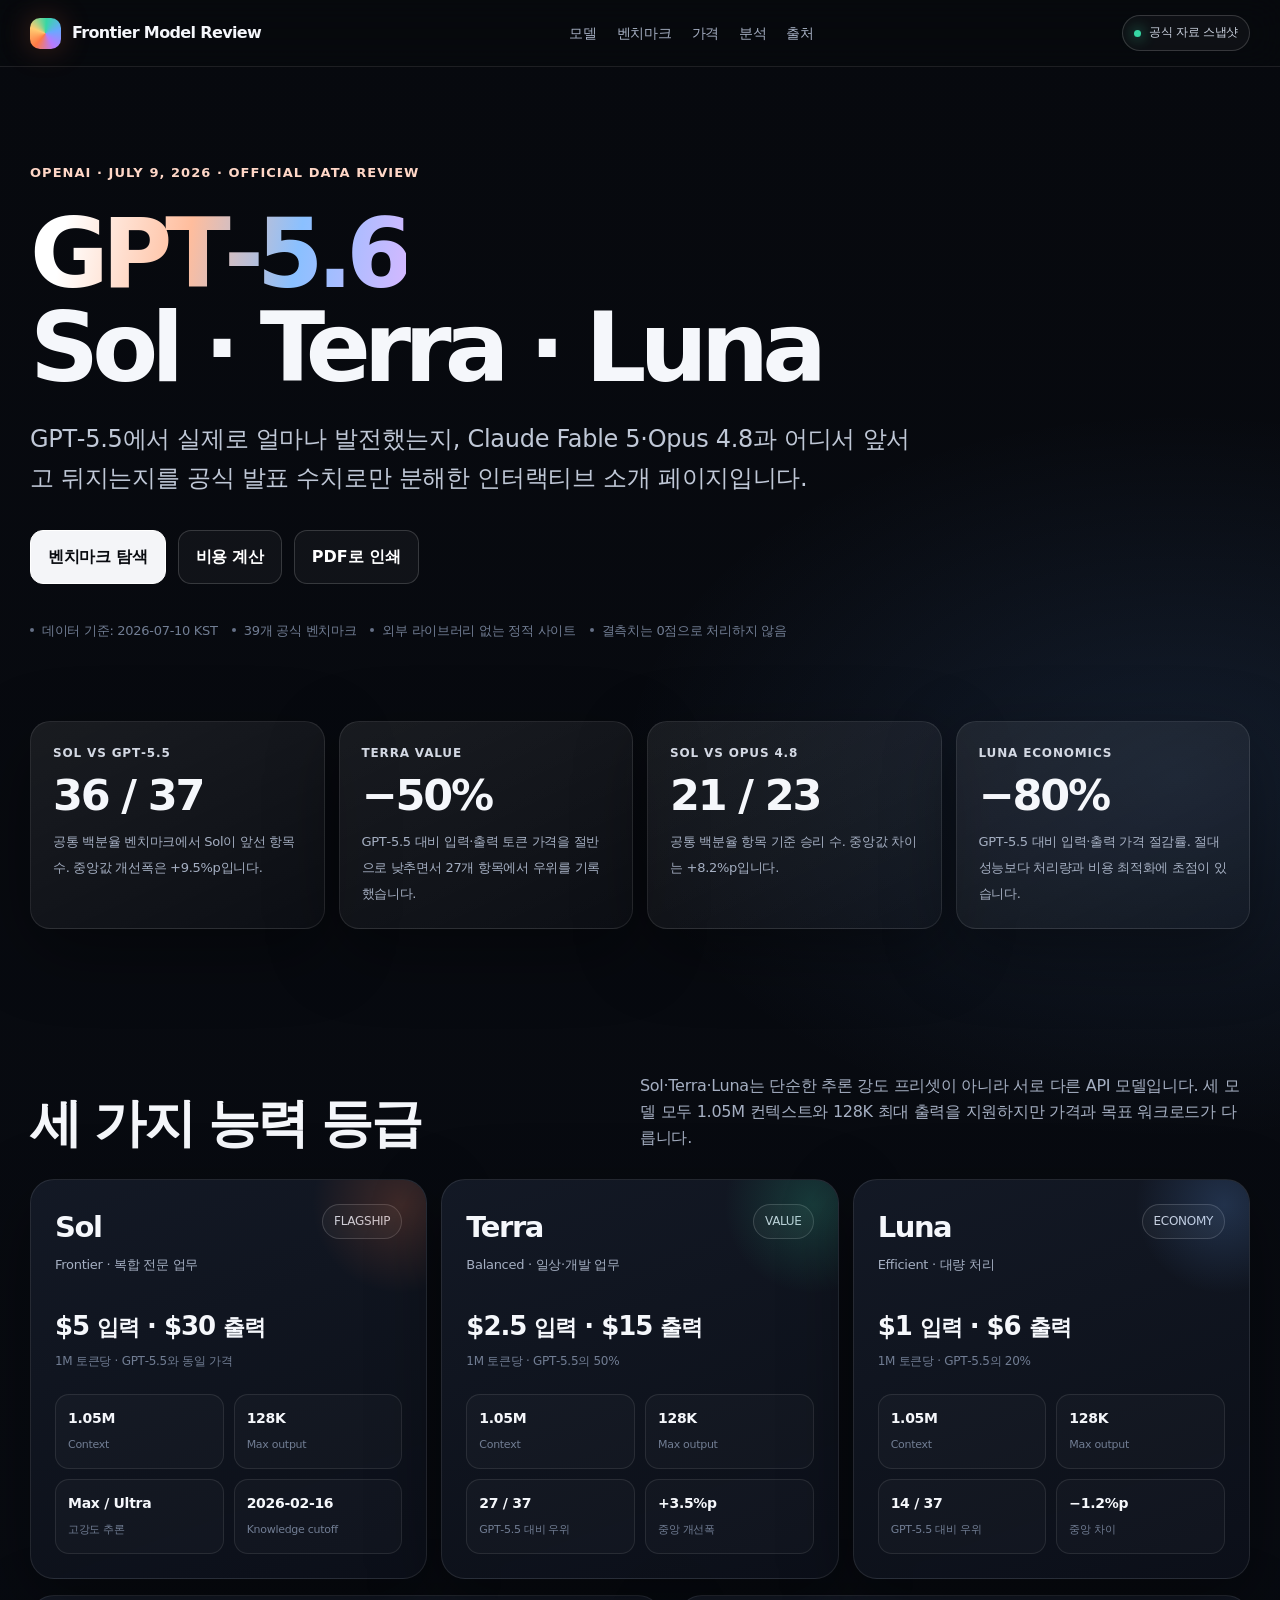
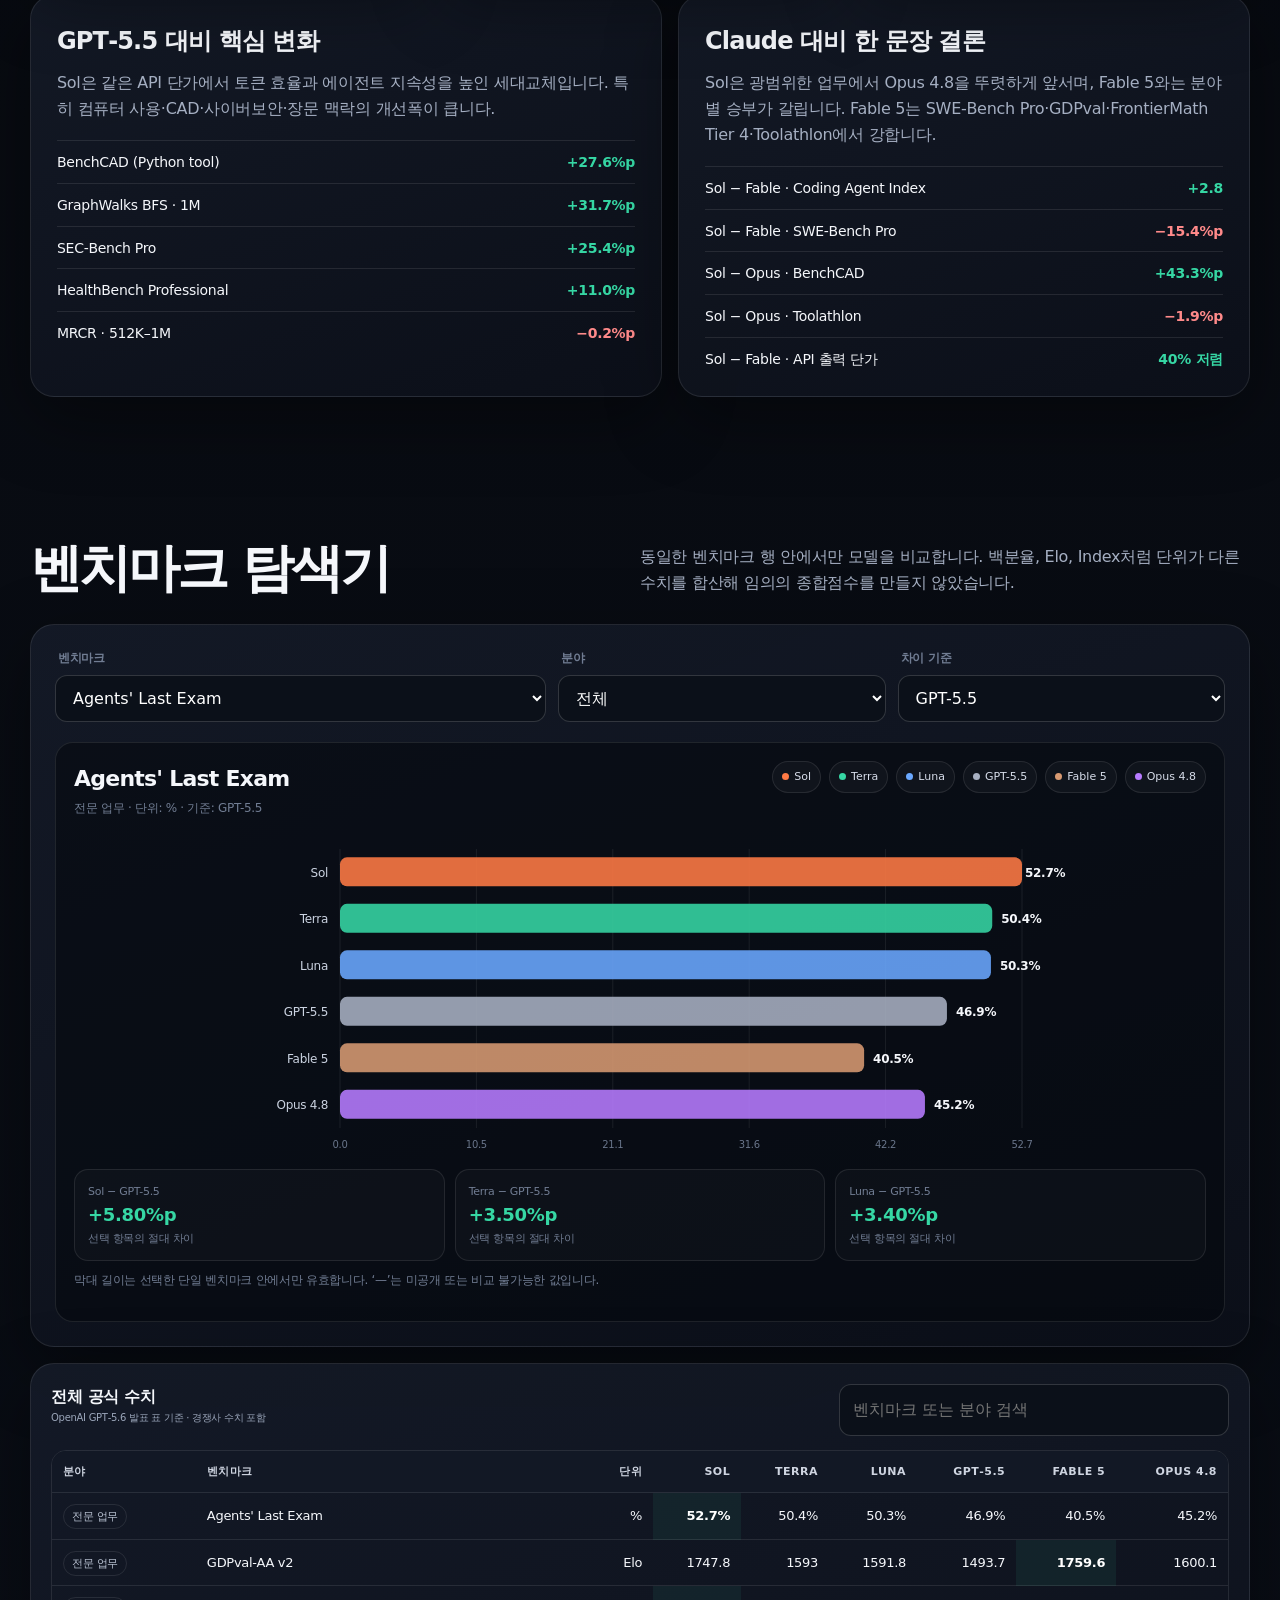
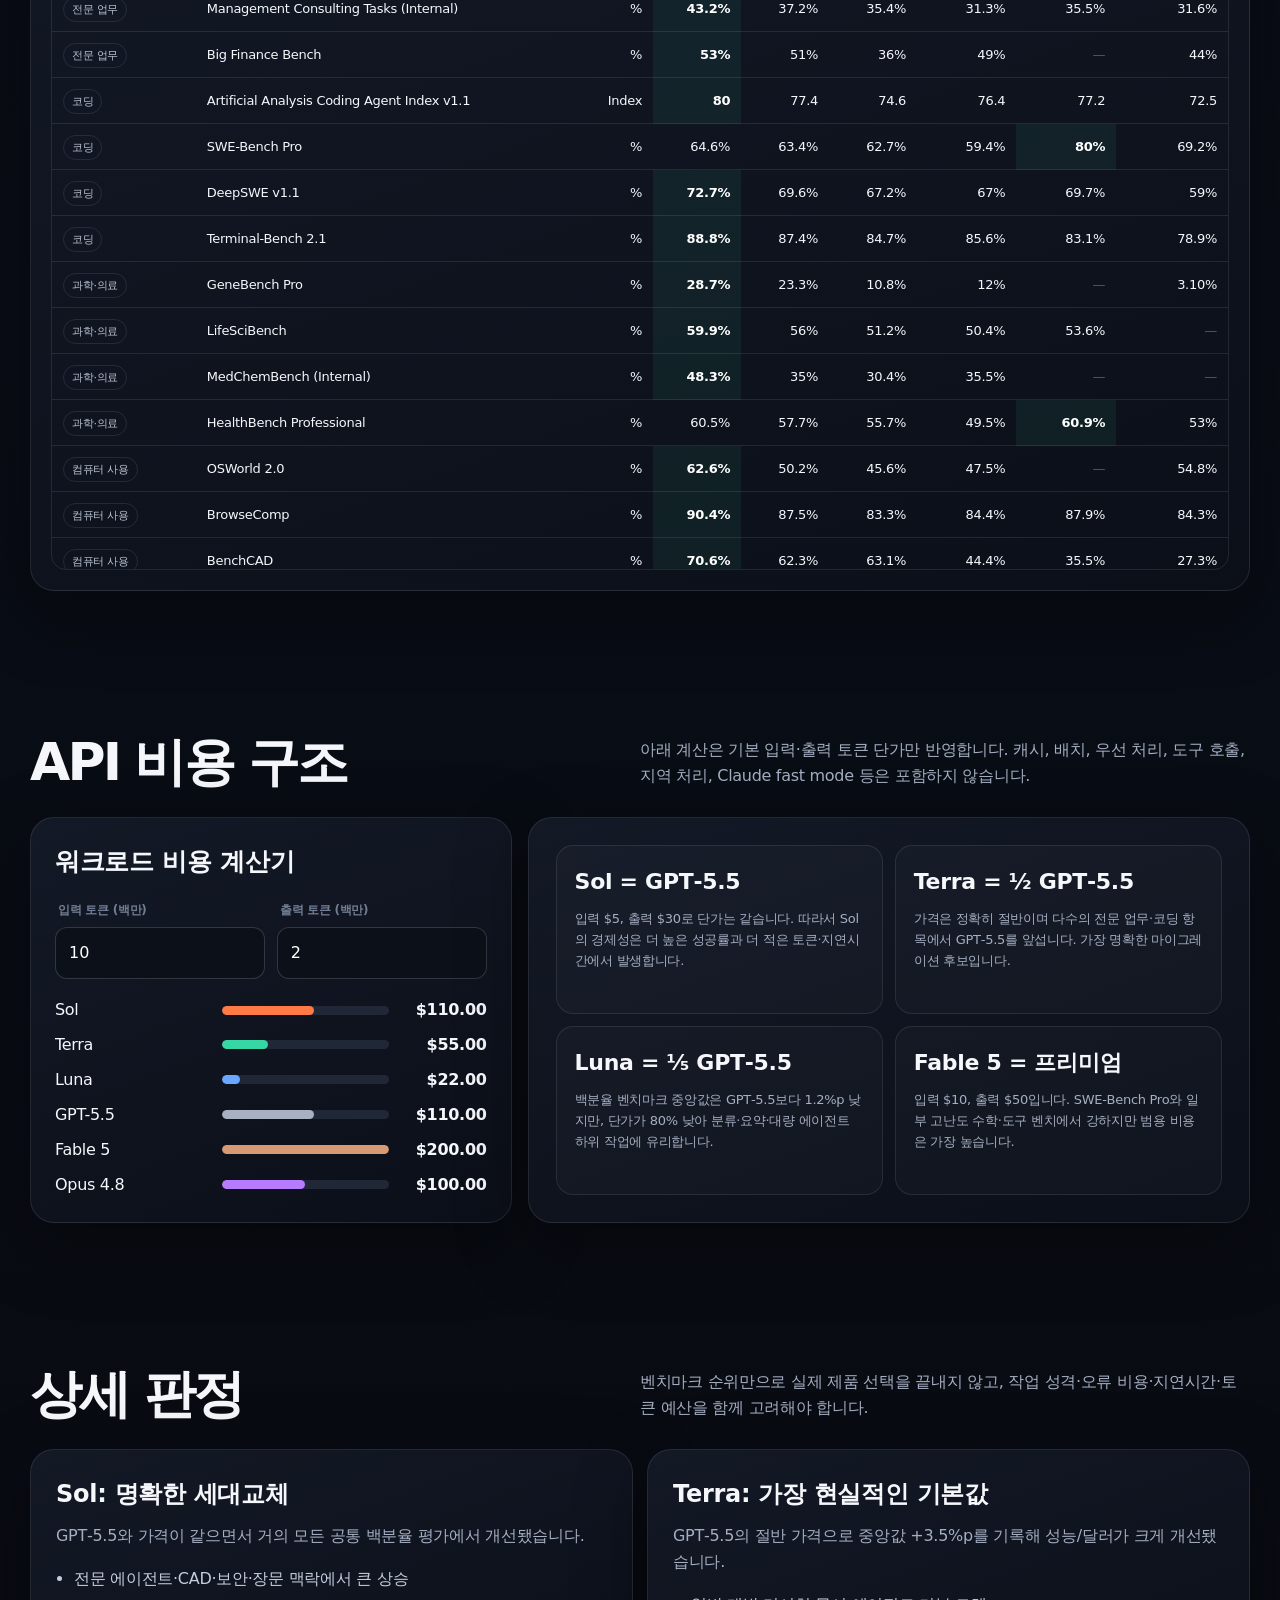
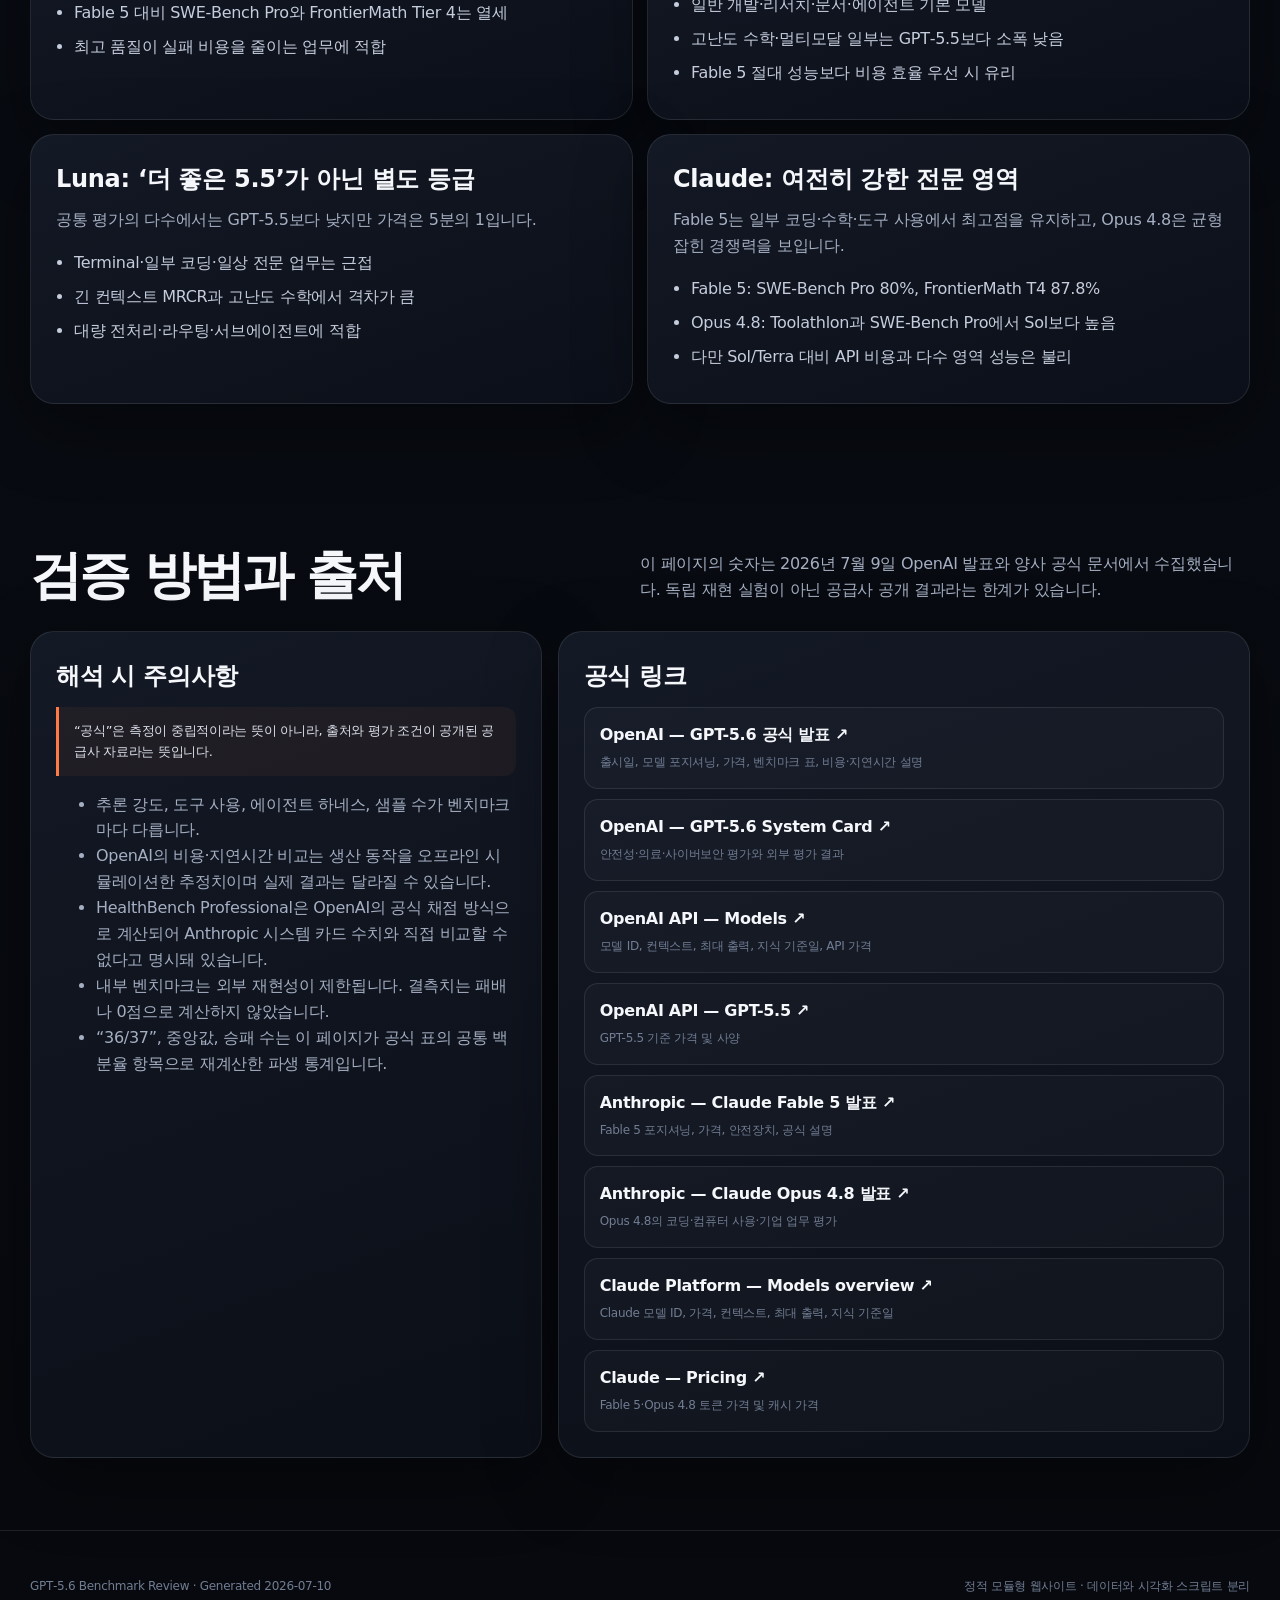
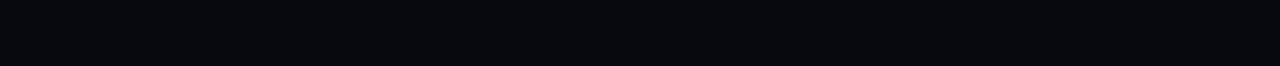
<file: index.html>
<!doctype html>
<html lang="ko">
<head>
<meta charset="utf-8">
<meta name="viewport" content="width=device-width, initial-scale=1">
<meta name="color-scheme" content="dark">
<meta name="description" content="GPT-5.6 Sol, Terra, Luna를 GPT-5.5, Claude Fable 5, Claude Opus 4.8과 공식 벤치마크로 비교한 인터랙티브 분석 페이지">
<title>GPT‑5.6 공식 벤치마크 분석 — Sol · Terra · Luna</title>
<link rel="stylesheet" href="./css/base.css">
<link rel="stylesheet" href="./css/layout.css">
<link rel="stylesheet" href="./css/components.css">
<link rel="stylesheet" href="./css/responsive.css">
<link rel="stylesheet" href="./css/print.css" media="print">
<script type="module" src="./js/app.js"></script>
</head>
<body>
<header class="topbar">
  <div class="wrap nav">
    <a class="brand" href="#top"><span class="brand-mark"></span><span>Frontier Model Review</span></a>
    <nav class="navlinks">
      <a href="#models">모델</a><a href="#benchmarks">벤치마크</a><a href="#pricing">가격</a><a href="#verdict">분석</a><a href="#sources">출처</a>
    </nav>
    <span class="badge"><span class="dot"></span>공식 자료 스냅샷</span>
  </div>
</header>

<main id="top">
<section class="hero">
  <div class="wrap">
    <div class="kicker">OPENAI · JULY 9, 2026 · OFFICIAL DATA REVIEW</div>
    <h1><span class="gradient">GPT‑5.6</span><br>Sol · Terra · Luna</h1>
    <p class="lead">GPT‑5.5에서 실제로 얼마나 발전했는지, Claude Fable 5·Opus 4.8과 어디서 앞서고 뒤지는지를 공식 발표 수치로만 분해한 인터랙티브 소개 페이지입니다.</p>
    <div class="hero-actions">
      <a class="btn primary" href="#benchmarks">벤치마크 탐색</a>
      <a class="btn" href="#pricing">비용 계산</a>
      <button class="btn" id="printButton">PDF로 인쇄</button>
    </div>
    <div class="meta-line">
      <span>데이터 기준: 2026-07-10 KST</span>
      <span>39개 공식 벤치마크</span>
      <span>외부 라이브러리 없는 정적 사이트</span>
      <span>결측치는 0점으로 처리하지 않음</span>
    </div>
  </div>
</section>

<div class="stats-section">
  <div class="wrap">
    <div class="grid-stats">
      <article class="stat"><div class="eyebrow">SOL VS GPT‑5.5</div><strong>36 / 37</strong><small>공통 백분율 벤치마크에서 Sol이 앞선 항목 수. 중앙값 개선폭은 +9.5%p입니다.</small></article>
      <article class="stat"><div class="eyebrow">TERRA VALUE</div><strong>−50%</strong><small>GPT‑5.5 대비 입력·출력 토큰 가격을 절반으로 낮추면서 27개 항목에서 우위를 기록했습니다.</small></article>
      <article class="stat"><div class="eyebrow">SOL VS OPUS 4.8</div><strong>21 / 23</strong><small>공통 백분율 항목 기준 승리 수. 중앙값 차이는 +8.2%p입니다.</small></article>
      <article class="stat"><div class="eyebrow">LUNA ECONOMICS</div><strong>−80%</strong><small>GPT‑5.5 대비 입력·출력 가격 절감률. 절대 성능보다 처리량과 비용 최적화에 초점이 있습니다.</small></article>
    </div>
  </div>
</div>

<section id="models">
  <div class="wrap">
    <div class="section-head">
      <h2>세 가지 능력 등급</h2>
      <p>Sol·Terra·Luna는 단순한 추론 강도 프리셋이 아니라 서로 다른 API 모델입니다. 세 모델 모두 1.05M 컨텍스트와 128K 최대 출력을 지원하지만 가격과 목표 워크로드가 다릅니다.</p>
    </div>
    <div class="model-grid">
      <article class="panel model-card" data-model-card="Sol">
        <div class="model-top"><div><div class="model-name">Sol</div><div class="model-tier">Frontier · 복합 전문 업무</div></div><span class="badge">FLAGSHIP</span></div>
        <div class="price">$5 <small>입력</small> · $30 <small>출력</small></div><div class="price-sub">1M 토큰당 · GPT‑5.5와 동일 가격</div>
        <div class="specs"><div class="spec"><b>1.05M</b><span>Context</span></div><div class="spec"><b>128K</b><span>Max output</span></div><div class="spec"><b>Max / Ultra</b><span>고강도 추론</span></div><div class="spec"><b>2026-02-16</b><span>Knowledge cutoff</span></div></div>
      </article>
      <article class="panel model-card" data-model-card="Terra">
        <div class="model-top"><div><div class="model-name">Terra</div><div class="model-tier">Balanced · 일상·개발 업무</div></div><span class="badge">VALUE</span></div>
        <div class="price">$2.5 <small>입력</small> · $15 <small>출력</small></div><div class="price-sub">1M 토큰당 · GPT‑5.5의 50%</div>
        <div class="specs"><div class="spec"><b>1.05M</b><span>Context</span></div><div class="spec"><b>128K</b><span>Max output</span></div><div class="spec"><b>27 / 37</b><span>GPT‑5.5 대비 우위</span></div><div class="spec"><b>+3.5%p</b><span>중앙 개선폭</span></div></div>
      </article>
      <article class="panel model-card" data-model-card="Luna">
        <div class="model-top"><div><div class="model-name">Luna</div><div class="model-tier">Efficient · 대량 처리</div></div><span class="badge">ECONOMY</span></div>
        <div class="price">$1 <small>입력</small> · $6 <small>출력</small></div><div class="price-sub">1M 토큰당 · GPT‑5.5의 20%</div>
        <div class="specs"><div class="spec"><b>1.05M</b><span>Context</span></div><div class="spec"><b>128K</b><span>Max output</span></div><div class="spec"><b>14 / 37</b><span>GPT‑5.5 대비 우위</span></div><div class="spec"><b>−1.2%p</b><span>중앙 차이</span></div></div>
      </article>
    </div>

    <div class="callout">
      <div class="panel">
        <h3>GPT‑5.5 대비 핵심 변화</h3>
        <p>Sol은 같은 API 단가에서 토큰 효율과 에이전트 지속성을 높인 세대교체입니다. 특히 컴퓨터 사용·CAD·사이버보안·장문 맥락의 개선폭이 큽니다.</p>
        <div class="delta-list">
          <div class="delta"><span>BenchCAD (Python tool)</span><b class="up">+27.6%p</b></div>
          <div class="delta"><span>GraphWalks BFS · 1M</span><b class="up">+31.7%p</b></div>
          <div class="delta"><span>SEC‑Bench Pro</span><b class="up">+25.4%p</b></div>
          <div class="delta"><span>HealthBench Professional</span><b class="up">+11.0%p</b></div>
          <div class="delta"><span>MRCR · 512K–1M</span><b class="down">−0.2%p</b></div>
        </div>
      </div>
      <div class="panel">
        <h3>Claude 대비 한 문장 결론</h3>
        <p>Sol은 광범위한 업무에서 Opus 4.8을 뚜렷하게 앞서며, Fable 5와는 분야별 승부가 갈립니다. Fable 5는 SWE‑Bench Pro·GDPval·FrontierMath Tier 4·Toolathlon에서 강합니다.</p>
        <div class="delta-list">
          <div class="delta"><span>Sol − Fable · Coding Agent Index</span><b class="up">+2.8</b></div>
          <div class="delta"><span>Sol − Fable · SWE‑Bench Pro</span><b class="down">−15.4%p</b></div>
          <div class="delta"><span>Sol − Opus · BenchCAD</span><b class="up">+43.3%p</b></div>
          <div class="delta"><span>Sol − Opus · Toolathlon</span><b class="down">−1.9%p</b></div>
          <div class="delta"><span>Sol − Fable · API 출력 단가</span><b class="up">40% 저렴</b></div>
        </div>
      </div>
    </div>
  </div>
</section>

<section id="benchmarks">
  <div class="wrap">
    <div class="section-head">
      <h2>벤치마크 탐색기</h2>
      <p>동일한 벤치마크 행 안에서만 모델을 비교합니다. 백분율, Elo, Index처럼 단위가 다른 수치를 합산해 임의의 종합점수를 만들지 않았습니다.</p>
    </div>
    <div class="panel explorer">
      <div class="controls">
        <div class="control"><label for="benchmarkSelect">벤치마크</label><select id="benchmarkSelect"></select></div>
        <div class="control"><label for="categorySelect">분야</label><select id="categorySelect"></select></div>
        <div class="control"><label for="baselineSelect">차이 기준</label><select id="baselineSelect"></select></div>
      </div>
      <div class="chart-wrap">
        <div class="chart-title">
          <div><h3 id="chartHeading"></h3><p id="chartSubheading"></p></div>
          <div class="legend" id="legend"></div>
        </div>
        <svg id="barChart" role="img" aria-label="모델별 벤치마크 막대그래프"></svg>
        <div class="quick-deltas" id="quickDeltas"></div>
        <p class="chart-note">막대 길이는 선택한 단일 벤치마크 안에서만 유효합니다. ‘—’는 미공개 또는 비교 불가능한 값입니다.</p>
      </div>
    </div>

    <div class="panel table-panel benchmark-table-panel">
      <div class="table-tools">
        <div><b>전체 공식 수치</b><div class="source-badge">OpenAI GPT‑5.6 발표 표 기준 · 경쟁사 수치 포함</div></div>
        <input id="tableSearch" type="search" placeholder="벤치마크 또는 분야 검색">
      </div>
      <div class="table-scroll"><table>
        <thead><tr><th>분야</th><th>벤치마크</th><th>단위</th><th>Sol</th><th>Terra</th><th>Luna</th><th>GPT‑5.5</th><th>Fable 5</th><th>Opus 4.8</th></tr></thead>
        <tbody id="benchmarkBody"></tbody>
      </table></div>
    </div>
  </div>
</section>

<section id="pricing">
  <div class="wrap">
    <div class="section-head">
      <h2>API 비용 구조</h2>
      <p>아래 계산은 기본 입력·출력 토큰 단가만 반영합니다. 캐시, 배치, 우선 처리, 도구 호출, 지역 처리, Claude fast mode 등은 포함하지 않습니다.</p>
    </div>
    <div class="price-layout">
      <div class="panel calc">
        <h3>워크로드 비용 계산기</h3>
        <div class="input-grid">
          <div class="control"><label for="inputTokens">입력 토큰 (백만)</label><input id="inputTokens" type="number" min="0" step="0.1" value="10"></div>
          <div class="control"><label for="outputTokens">출력 토큰 (백만)</label><input id="outputTokens" type="number" min="0" step="0.1" value="2"></div>
        </div>
        <div class="results" id="costResults"></div>
      </div>
      <div class="panel price-analysis">
        <div class="price-note"><strong>Sol = GPT‑5.5</strong><p>입력 $5, 출력 $30로 단가는 같습니다. 따라서 Sol의 경제성은 더 높은 성공률과 더 적은 토큰·지연시간에서 발생합니다.</p></div>
        <div class="price-note"><strong>Terra = ½ GPT‑5.5</strong><p>가격은 정확히 절반이며 다수의 전문 업무·코딩 항목에서 GPT‑5.5를 앞섭니다. 가장 명확한 마이그레이션 후보입니다.</p></div>
        <div class="price-note"><strong>Luna = ⅕ GPT‑5.5</strong><p>백분율 벤치마크 중앙값은 GPT‑5.5보다 1.2%p 낮지만, 단가가 80% 낮아 분류·요약·대량 에이전트 하위 작업에 유리합니다.</p></div>
        <div class="price-note"><strong>Fable 5 = 프리미엄</strong><p>입력 $10, 출력 $50입니다. SWE‑Bench Pro와 일부 고난도 수학·도구 벤치에서 강하지만 범용 비용은 가장 높습니다.</p></div>
      </div>
    </div>
  </div>
</section>

<section id="verdict">
  <div class="wrap">
    <div class="section-head">
      <h2>상세 판정</h2>
      <p>벤치마크 순위만으로 실제 제품 선택을 끝내지 않고, 작업 성격·오류 비용·지연시간·토큰 예산을 함께 고려해야 합니다.</p>
    </div>
    <div class="verdict-grid">
      <article class="panel verdict">
        <h3>Sol: 명확한 세대교체</h3>
        <p>GPT‑5.5와 가격이 같으면서 거의 모든 공통 백분율 평가에서 개선됐습니다.</p>
        <ul><li>전문 에이전트·CAD·보안·장문 맥락에서 큰 상승</li><li>Fable 5 대비 SWE‑Bench Pro와 FrontierMath Tier 4는 열세</li><li>최고 품질이 실패 비용을 줄이는 업무에 적합</li></ul>
      </article>
      <article class="panel verdict">
        <h3>Terra: 가장 현실적인 기본값</h3>
        <p>GPT‑5.5의 절반 가격으로 중앙값 +3.5%p를 기록해 성능/달러가 크게 개선됐습니다.</p>
        <ul><li>일반 개발·리서치·문서·에이전트 기본 모델</li><li>고난도 수학·멀티모달 일부는 GPT‑5.5보다 소폭 낮음</li><li>Fable 5 절대 성능보다 비용 효율 우선 시 유리</li></ul>
      </article>
      <article class="panel verdict">
        <h3>Luna: ‘더 좋은 5.5’가 아닌 별도 등급</h3>
        <p>공통 평가의 다수에서는 GPT‑5.5보다 낮지만 가격은 5분의 1입니다.</p>
        <ul><li>Terminal·일부 코딩·일상 전문 업무는 근접</li><li>긴 컨텍스트 MRCR과 고난도 수학에서 격차가 큼</li><li>대량 전처리·라우팅·서브에이전트에 적합</li></ul>
      </article>
      <article class="panel verdict">
        <h3>Claude: 여전히 강한 전문 영역</h3>
        <p>Fable 5는 일부 코딩·수학·도구 사용에서 최고점을 유지하고, Opus 4.8은 균형 잡힌 경쟁력을 보입니다.</p>
        <ul><li>Fable 5: SWE‑Bench Pro 80%, FrontierMath T4 87.8%</li><li>Opus 4.8: Toolathlon과 SWE‑Bench Pro에서 Sol보다 높음</li><li>다만 Sol/Terra 대비 API 비용과 다수 영역 성능은 불리</li></ul>
      </article>
    </div>
  </div>
</section>

<section id="sources">
  <div class="wrap">
    <div class="section-head">
      <h2>검증 방법과 출처</h2>
      <p>이 페이지의 숫자는 2026년 7월 9일 OpenAI 발표와 양사 공식 문서에서 수집했습니다. 독립 재현 실험이 아닌 공급사 공개 결과라는 한계가 있습니다.</p>
    </div>
    <div class="method">
      <div class="panel">
        <h3>해석 시 주의사항</h3>
        <div class="notice">“공식”은 측정이 중립적이라는 뜻이 아니라, 출처와 평가 조건이 공개된 공급사 자료라는 뜻입니다.</div>
        <ul>
          <li>추론 강도, 도구 사용, 에이전트 하네스, 샘플 수가 벤치마크마다 다릅니다.</li>
          <li>OpenAI의 비용·지연시간 비교는 생산 동작을 오프라인 시뮬레이션한 추정치이며 실제 결과는 달라질 수 있습니다.</li>
          <li>HealthBench Professional은 OpenAI의 공식 채점 방식으로 계산되어 Anthropic 시스템 카드 수치와 직접 비교할 수 없다고 명시돼 있습니다.</li>
          <li>내부 벤치마크는 외부 재현성이 제한됩니다. 결측치는 패배나 0점으로 계산하지 않았습니다.</li>
          <li>“36/37”, 중앙값, 승패 수는 이 페이지가 공식 표의 공통 백분율 항목으로 재계산한 파생 통계입니다.</li>
        </ul>
      </div>
      <div class="panel">
        <h3>공식 링크</h3>
        <div class="sources" id="sourceList"></div>
      </div>
    </div>
  </div>
</section>
</main>

<footer>
  <div class="wrap footer-grid">
    <span>GPT‑5.6 Benchmark Review · Generated 2026‑07‑10</span>
    <span>정적 모듈형 웹사이트 · 데이터와 시각화 스크립트 분리</span>
  </div>
</footer>
</body>
</html>
</file>
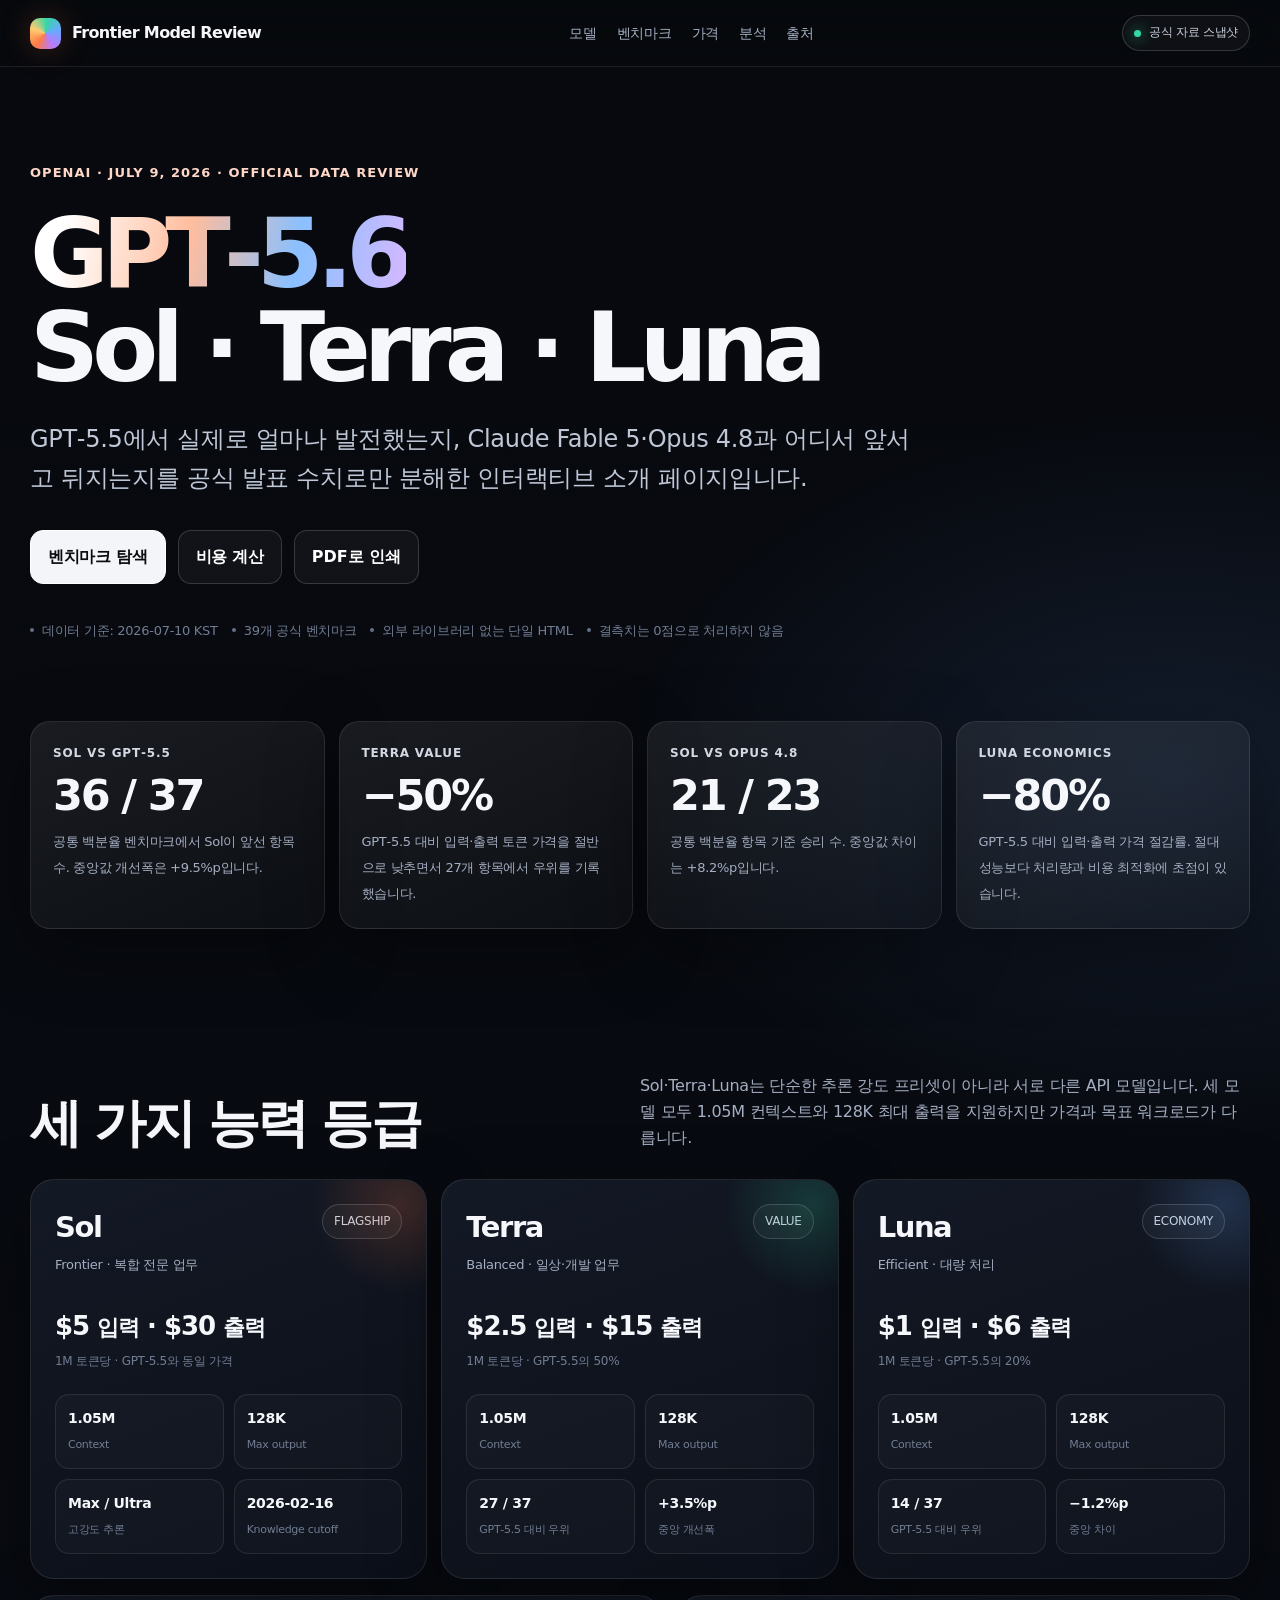
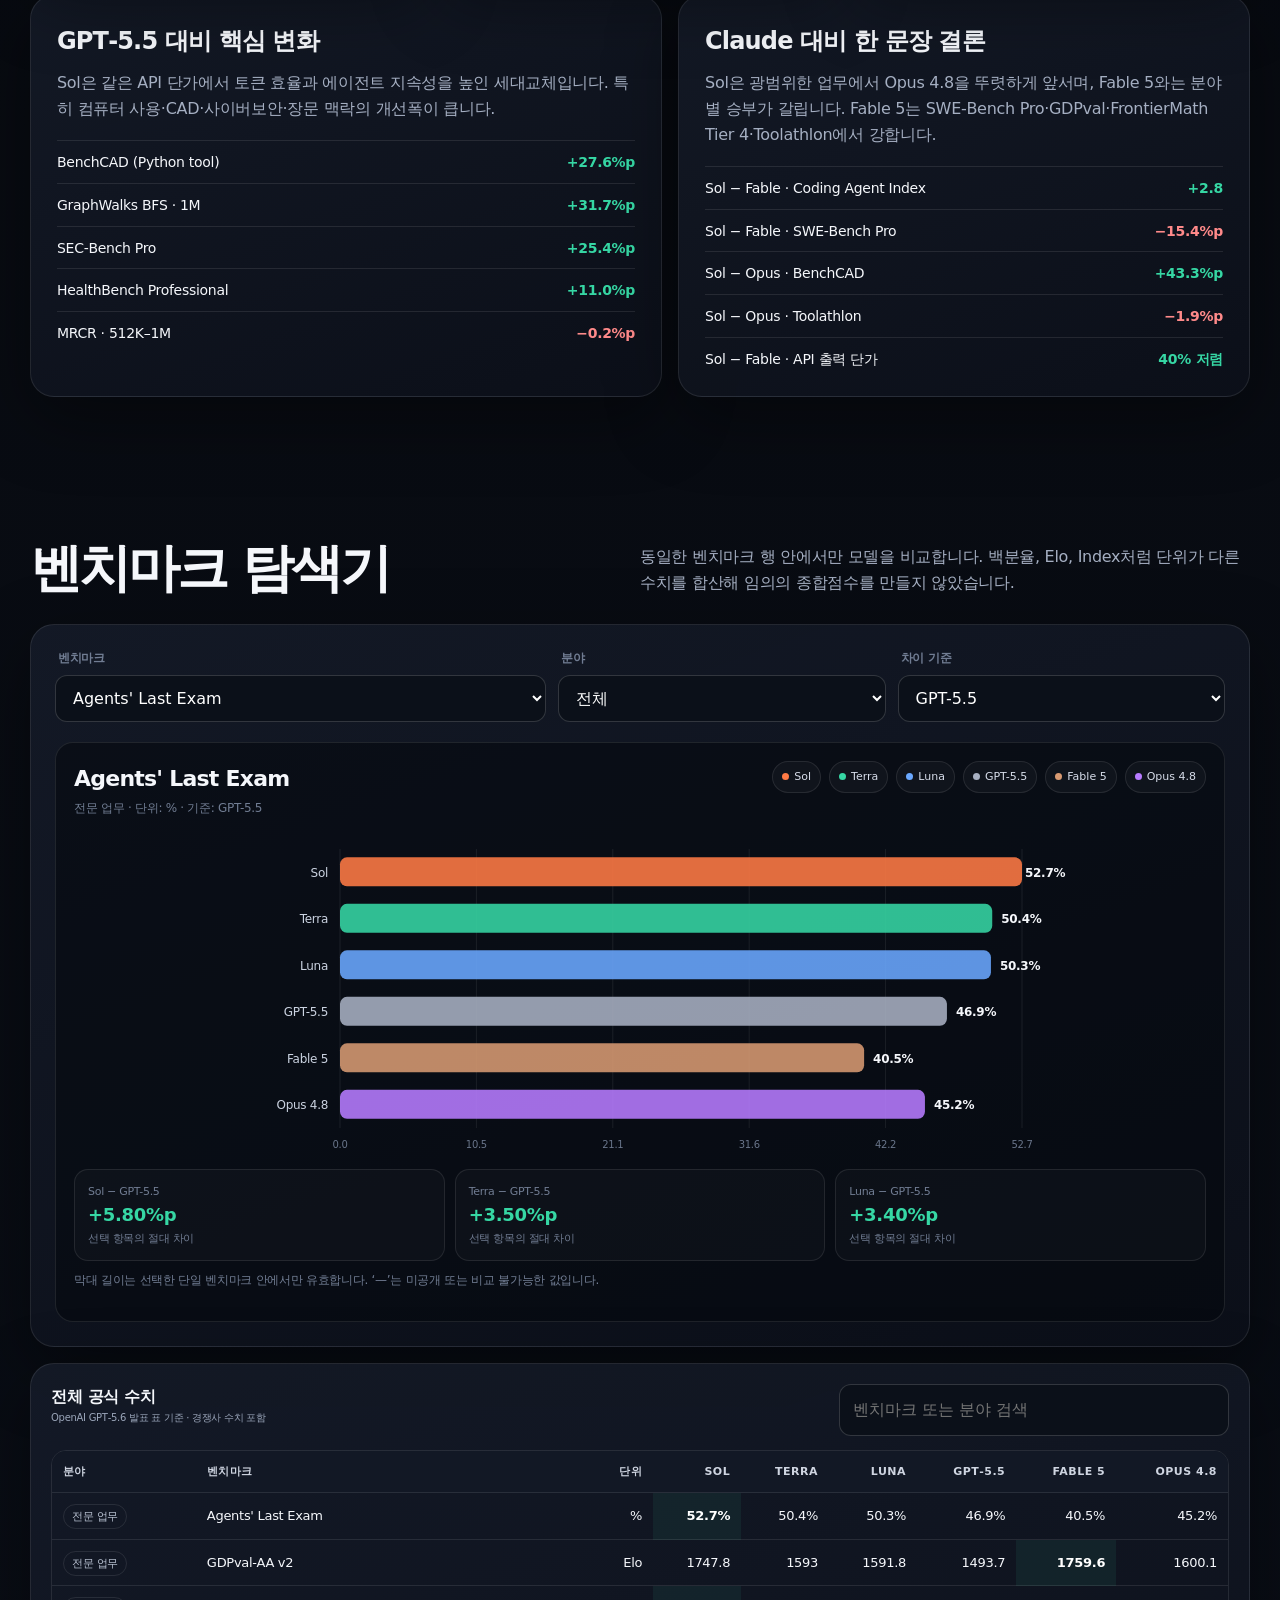
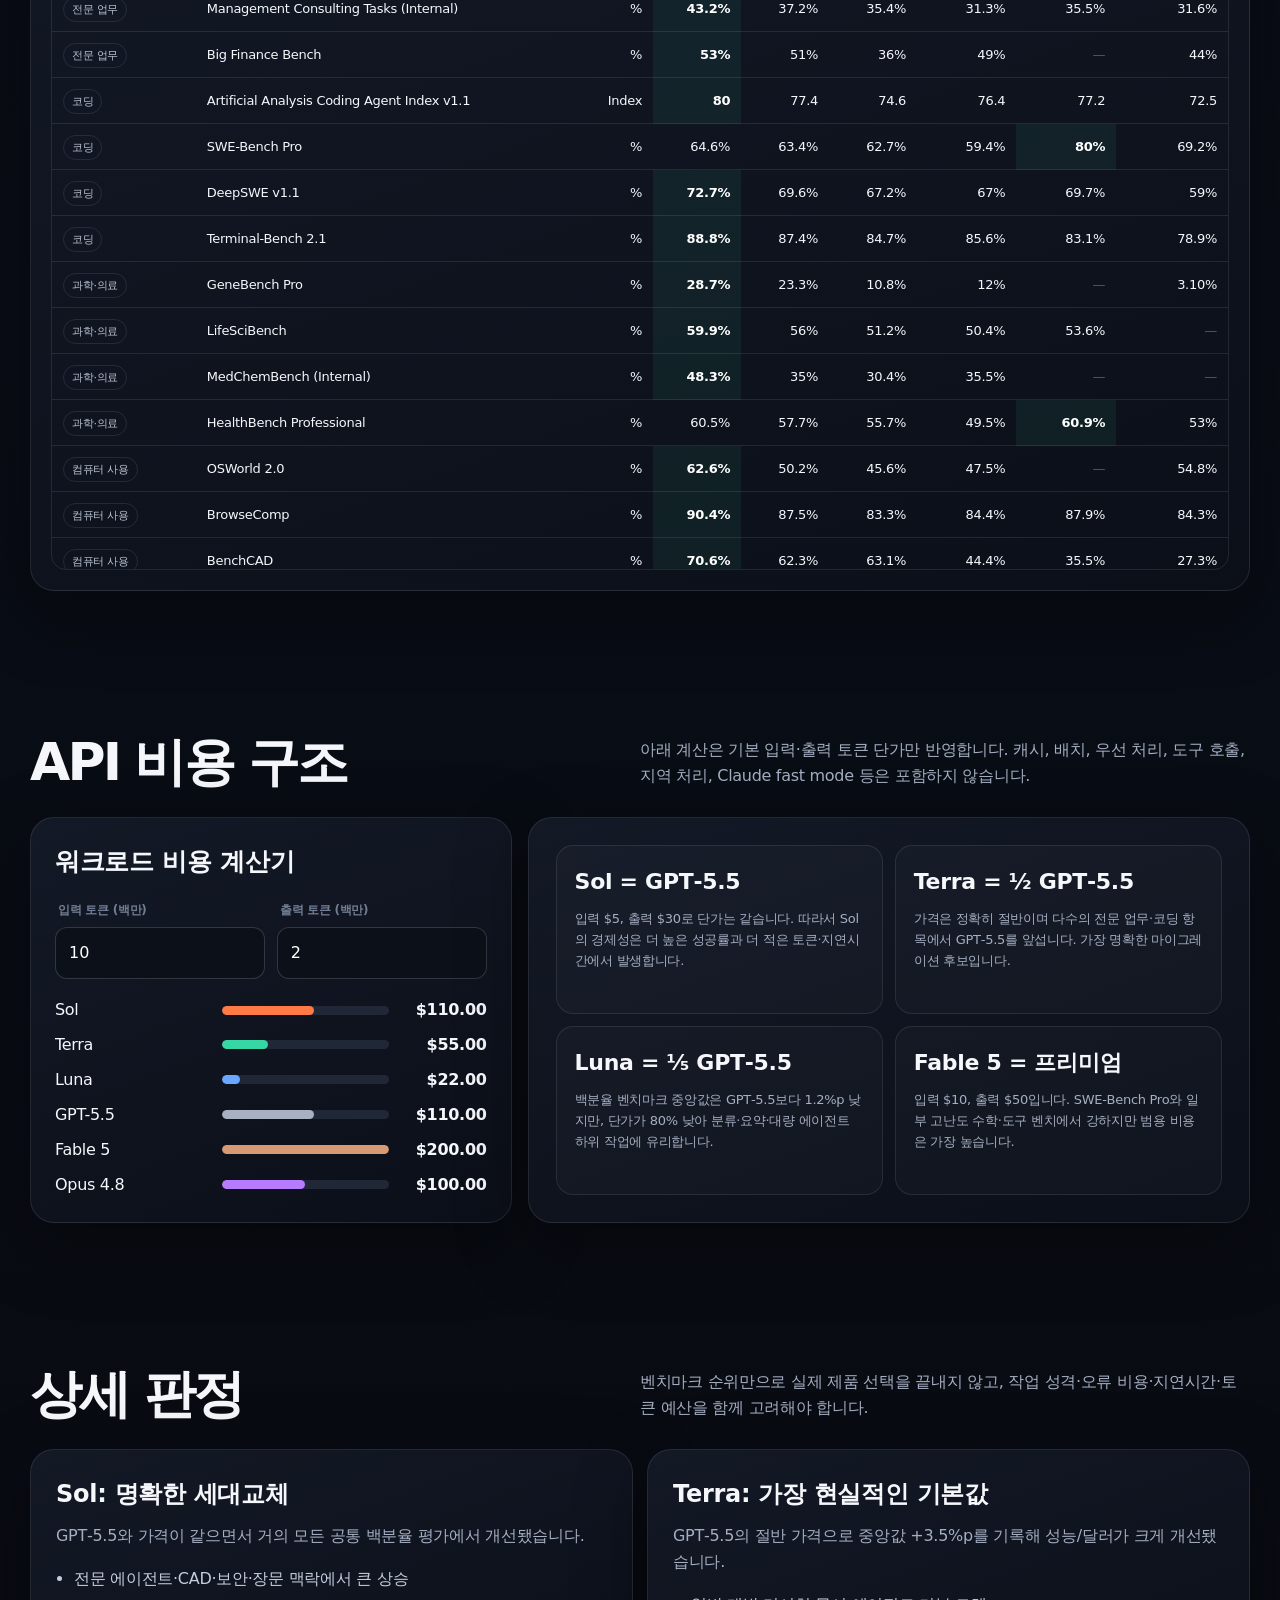
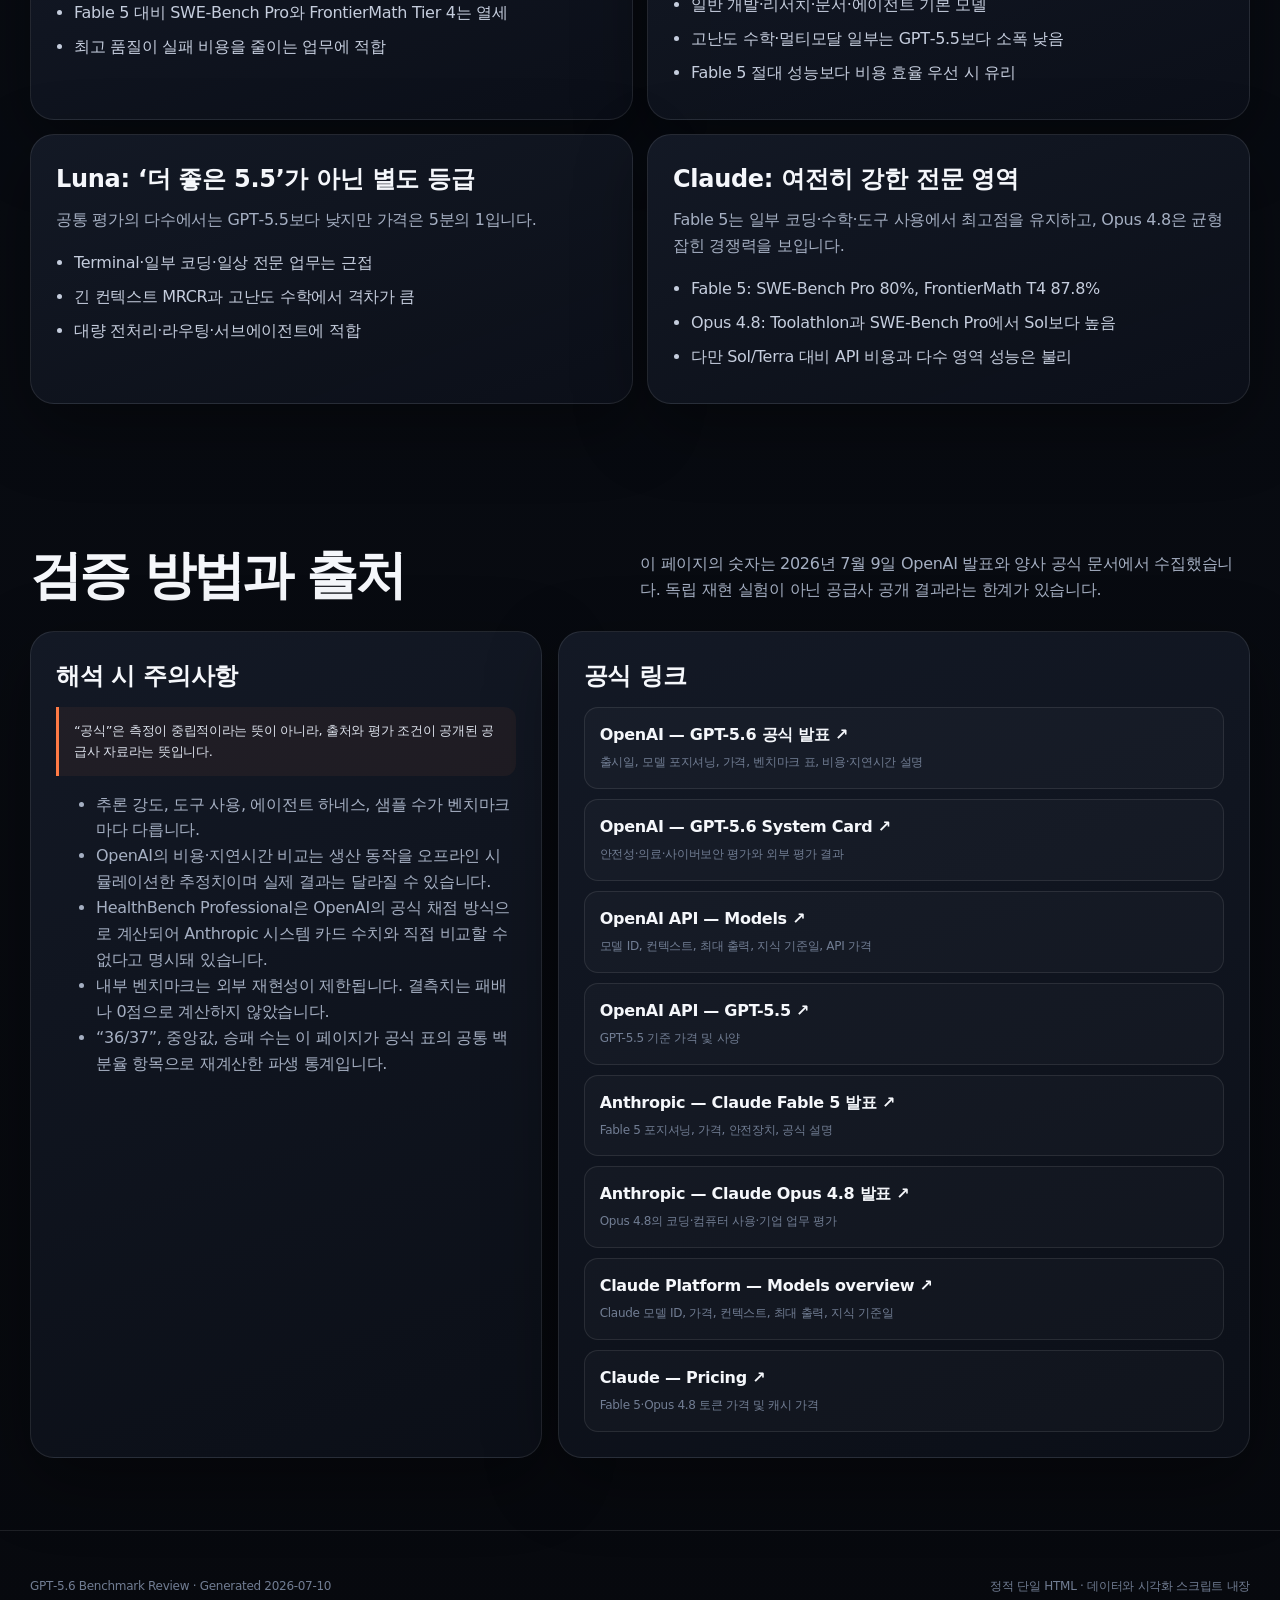
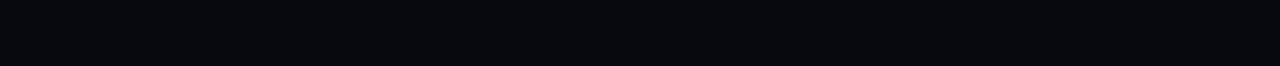
<file: gpt-5-6-benchmark-report-full.html>
<!doctype html>
<html lang="ko">
<head>
<meta charset="utf-8">
<meta name="viewport" content="width=device-width, initial-scale=1">
<meta name="color-scheme" content="dark">
<meta name="description" content="GPT-5.6 Sol, Terra, Luna를 GPT-5.5, Claude Fable 5, Claude Opus 4.8과 공식 벤치마크로 비교한 인터랙티브 분석 페이지">
<title>GPT‑5.6 공식 벤치마크 분석 — Sol · Terra · Luna</title>
<style>
/* PC alignment fix: keep the stats grid inside the same centered .wrap container as other sections. */
:root {
  --bg:#07090e; --bg2:#0d111a; --card:rgba(19,24,36,.82); --card2:#111724;
  --line:rgba(255,255,255,.095); --line2:rgba(255,255,255,.16);
  --text:#f5f7fb; --muted:#a5afc2; --soft:#717d93;
  --accent:#ff7a45; --green:#36d7a4; --blue:#6aa8ff; --purple:#b77bff;
  --shadow:0 22px 70px rgba(0,0,0,.38); --radius:24px;
}
*{box-sizing:border-box}
html{scroll-behavior:smooth}
body{margin:0;background:
 radial-gradient(900px 520px at 10% -10%,rgba(255,122,69,.16),transparent 68%),
 radial-gradient(800px 520px at 92% 12%,rgba(106,168,255,.12),transparent 70%),
 linear-gradient(180deg,#07090e 0%,#090d15 54%,#07090e 100%);
 color:var(--text);font-family:Inter,ui-sans-serif,system-ui,-apple-system,BlinkMacSystemFont,"Segoe UI","Noto Sans KR",sans-serif;
 line-height:1.62;letter-spacing:-.018em}
a{color:inherit;text-decoration:none}
button,input,select{font:inherit}
.wrap{width:min(1220px,calc(100% - 36px));margin:auto}
.topbar{position:sticky;top:0;z-index:50;background:rgba(7,9,14,.78);backdrop-filter:blur(18px);
border-bottom:1px solid var(--line)}
.nav{height:66px;display:flex;align-items:center;justify-content:space-between;gap:20px}
.brand{display:flex;align-items:center;gap:11px;font-weight:800;letter-spacing:-.04em}
.brand-mark{width:31px;height:31px;border-radius:10px;background:
 conic-gradient(from 220deg,var(--accent),#ffcc72,var(--green),var(--blue),var(--purple),var(--accent));
box-shadow:0 0 30px rgba(255,122,69,.25)}
.navlinks{display:flex;gap:20px;color:var(--muted);font-size:14px}
.navlinks a:hover{color:#fff}
.badge{display:inline-flex;align-items:center;gap:8px;border:1px solid var(--line2);padding:7px 11px;border-radius:999px;
font-size:12px;color:#cbd2df;background:rgba(255,255,255,.035)}
.dot{width:7px;height:7px;border-radius:99px;background:var(--green);box-shadow:0 0 14px var(--green)}

.hero{padding:92px 0 58px;position:relative}
.kicker{display:inline-flex;gap:9px;align-items:center;color:#ffd7c7;font-weight:700;font-size:13px;text-transform:uppercase;
letter-spacing:.08em}
h1{font-size:clamp(48px,8vw,96px);line-height:.98;letter-spacing:-.072em;margin:22px 0 25px;max-width:980px}
.gradient{background:linear-gradient(100deg,#fff 10%,#ffbd9d 42%,#8ac0ff 70%,#d6b8ff);-webkit-background-clip:text;background-clip:text;color:transparent}
.lead{font-size:clamp(18px,2.2vw,24px);color:#c0c8d7;max-width:900px;margin:0}
.hero-actions{display:flex;flex-wrap:wrap;gap:12px;margin-top:32px}
.btn{display:inline-flex;align-items:center;justify-content:center;gap:9px;padding:13px 17px;border-radius:13px;border:1px solid var(--line2);
background:rgba(255,255,255,.04);color:#fff;font-weight:720;cursor:pointer;transition:.2s}
.btn:hover{transform:translateY(-2px);border-color:rgba(255,255,255,.3);background:rgba(255,255,255,.07)}
.btn.primary{background:#f4f5f8;color:#090b10;border-color:#fff}
.meta-line{display:flex;flex-wrap:wrap;gap:14px;margin-top:36px;color:var(--soft);font-size:13px}
.meta-line span{display:flex;align-items:center;gap:8px}
.meta-line span:before{content:"";width:4px;height:4px;border-radius:50%;background:#657086}

.stats-section{width:100%;padding:22px 0 72px}
.grid-stats{width:100%;display:grid;grid-template-columns:repeat(4,minmax(0,1fr));gap:14px;margin:0}
.stat{min-width:0;background:linear-gradient(155deg,rgba(255,255,255,.075),rgba(255,255,255,.025));border:1px solid var(--line);
border-radius:20px;padding:22px;min-height:150px;box-shadow:var(--shadow)}
.stat strong{display:block;font-size:clamp(28px,4vw,43px);line-height:1.05;letter-spacing:-.05em;margin:10px 0}
.stat small{color:var(--muted);font-size:13px}
.stat .eyebrow{font-size:12px;color:#d3d8e3;text-transform:uppercase;letter-spacing:.07em;font-weight:750}

section{padding:72px 0}
.section-head{display:flex;justify-content:space-between;align-items:end;gap:30px;margin-bottom:28px}
.section-head h2{font-size:clamp(31px,5vw,52px);line-height:1.05;letter-spacing:-.055em;margin:0}
.section-head p{max-width:610px;color:var(--muted);margin:0}
.panel{background:linear-gradient(160deg,rgba(20,26,39,.95),rgba(12,16,25,.94));border:1px solid var(--line);
border-radius:var(--radius);box-shadow:var(--shadow)}
.model-grid{display:grid;grid-template-columns:repeat(3,1fr);gap:14px}
.model-card{position:relative;padding:24px;overflow:hidden;min-height:295px}
.model-card:after{content:"";position:absolute;right:-70px;top:-70px;width:190px;height:190px;border-radius:50%;
background:radial-gradient(circle,var(--model-color),transparent 66%);opacity:.19}
.model-top{display:flex;justify-content:space-between;gap:20px;align-items:flex-start}
.model-name{font-size:29px;font-weight:850;letter-spacing:-.05em}
.model-tier{color:var(--muted);font-size:13px;margin-top:3px}
.price{font-size:26px;font-weight:800;letter-spacing:-.04em;margin:30px 0 5px}
.price-sub{font-size:12px;color:var(--soft)}
.specs{display:grid;grid-template-columns:repeat(2,1fr);gap:10px;margin-top:23px}
.spec{padding:12px;border:1px solid var(--line);border-radius:14px;background:rgba(255,255,255,.025)}
.spec b{display:block;font-size:14px} .spec span{font-size:11px;color:var(--soft)}

.callout{display:grid;grid-template-columns:1.05fr .95fr;gap:16px;margin-top:16px}
.callout>div{padding:26px}
.callout h3{font-size:24px;margin:0 0 10px;letter-spacing:-.035em}
.callout p{color:var(--muted);margin:0}
.delta-list{display:grid;gap:9px;margin-top:18px}
.delta{display:flex;align-items:center;justify-content:space-between;gap:12px;border-top:1px solid var(--line);padding-top:10px;font-size:14px}
.up{color:var(--green)} .down{color:#ff8a8a} .neutral{color:#d9dfea}

.explorer{padding:24px}
.controls{display:grid;grid-template-columns:1.2fr .8fr .8fr;gap:12px;margin-bottom:20px}
.control label{display:block;font-size:12px;color:var(--soft);margin:0 0 7px 3px;font-weight:700}
select,input[type="search"],input[type="number"]{width:100%;background:#0b1019;color:#fff;border:1px solid var(--line2);border-radius:12px;padding:12px 13px;outline:none}
select:focus,input:focus{border-color:#7082a5;box-shadow:0 0 0 3px rgba(112,130,165,.12)}
.chart-wrap{border:1px solid var(--line);border-radius:18px;background:rgba(5,8,13,.55);padding:18px;min-height:410px}
.chart-title{display:flex;align-items:flex-start;justify-content:space-between;gap:15px;margin-bottom:15px}
.chart-title h3{margin:0;font-size:22px;letter-spacing:-.035em}
.chart-title p{margin:2px 0 0;color:var(--soft);font-size:12px}
.legend{display:flex;flex-wrap:wrap;gap:8px;justify-content:flex-end}
.legend button{border:1px solid var(--line);background:rgba(255,255,255,.03);color:#d7ddea;border-radius:999px;padding:6px 9px;font-size:11px;cursor:pointer}
.legend button.off{opacity:.35;text-decoration:line-through}
#barChart{width:100%;height:320px;display:block;overflow:visible}
.chart-note{margin-top:10px;font-size:12px;color:var(--soft)}
.quick-deltas{display:grid;grid-template-columns:repeat(3,1fr);gap:10px;margin-top:15px}
.quick-delta{border:1px solid var(--line);border-radius:14px;padding:13px;background:rgba(255,255,255,.025)}
.quick-delta b{font-size:18px} .quick-delta span{display:block;color:var(--soft);font-size:11px}

.table-panel{padding:20px;overflow:hidden}
.table-tools{display:flex;justify-content:space-between;gap:12px;margin-bottom:14px}
.table-tools input{max-width:390px}
.table-scroll{overflow:auto;max-height:720px;border:1px solid var(--line);border-radius:15px}
table{border-collapse:separate;border-spacing:0;width:100%;font-size:13px;min-width:980px}
th,td{padding:12px 11px;border-bottom:1px solid var(--line);text-align:right;white-space:nowrap}
th{position:sticky;top:0;z-index:3;background:#121825;color:#cfd5e1;font-size:11px;text-transform:uppercase;letter-spacing:.045em}
th:first-child,td:first-child,th:nth-child(2),td:nth-child(2){text-align:left}
tbody tr:hover td{background:rgba(255,255,255,.025)}
td.best{color:#fff;font-weight:850;background:rgba(54,215,164,.075)}
td.missing{color:#515b6d}
.cat-chip{font-size:11px;color:#b9c2d2;border:1px solid var(--line);border-radius:999px;padding:5px 8px}
.source-badge{font-size:10px;color:#9ba6ba}

.price-layout{display:grid;grid-template-columns:.8fr 1.2fr;gap:16px}
.calc{padding:24px}
.calc h3{margin:0 0 18px;font-size:25px}
.input-grid{display:grid;grid-template-columns:1fr 1fr;gap:12px}
.results{margin-top:18px;display:grid;gap:9px}
.cost-row{display:grid;grid-template-columns:155px 1fr 86px;gap:12px;align-items:center}
.cost-bar{height:9px;border-radius:99px;background:#202838;overflow:hidden}
.cost-bar i{display:block;height:100%;border-radius:inherit}
.cost-value{text-align:right;font-weight:800;font-variant-numeric:tabular-nums}
.price-analysis{padding:27px;display:grid;grid-template-columns:1fr 1fr;gap:12px}
.price-note{border:1px solid var(--line);border-radius:17px;padding:18px;background:rgba(255,255,255,.025)}
.price-note strong{font-size:22px;display:block;margin-bottom:8px}
.price-note p{font-size:13px;color:var(--muted);margin:0}

.verdict-grid{display:grid;grid-template-columns:repeat(2,1fr);gap:14px}
.verdict{padding:25px}
.verdict h3{margin:0 0 9px;font-size:24px}
.verdict p{margin:0;color:var(--muted)}
.verdict ul{padding-left:18px;color:#c5cddd;margin:17px 0 0}
.verdict li{margin:8px 0}

.method{display:grid;grid-template-columns:.85fr 1.15fr;gap:16px}
.method>div{padding:25px}
.method h3{margin:0 0 12px;font-size:24px}
.method p,.method li{color:var(--muted)}
.notice{border-left:3px solid var(--accent);padding:13px 15px;background:rgba(255,122,69,.06);border-radius:0 12px 12px 0;color:#dce1eb;font-size:13px}
.sources{display:grid;gap:10px}
.source{display:block;padding:14px 15px;border:1px solid var(--line);border-radius:14px;background:rgba(255,255,255,.025);transition:.2s}
.source:hover{border-color:var(--line2);transform:translateX(3px)}
.source b{display:block} .source span{font-size:12px;color:var(--soft)}

footer{padding:46px 0 70px;color:var(--soft);font-size:12px;border-top:1px solid var(--line)}
.footer-grid{display:flex;justify-content:space-between;gap:20px;flex-wrap:wrap}

@media(max-width:980px){
 .grid-stats{grid-template-columns:repeat(2,1fr)} .model-grid{grid-template-columns:1fr}
 .callout,.price-layout,.method{grid-template-columns:1fr} .controls{grid-template-columns:1fr}
 .price-analysis{grid-template-columns:1fr} .navlinks{display:none}
}
@media(max-width:650px){
 .wrap{width:min(100% - 22px,1220px)} .hero{padding-top:62px} h1{font-size:52px}
 .grid-stats,.verdict-grid{grid-template-columns:1fr} .quick-deltas{grid-template-columns:1fr}
 .section-head{display:block} .section-head p{margin-top:12px}
 .input-grid{grid-template-columns:1fr} .cost-row{grid-template-columns:110px 1fr 76px}
 .chart-title{display:block} .legend{justify-content:flex-start;margin-top:10px}
}
@media print{
 .topbar,.hero-actions,.controls,.legend,.table-tools,.calc{display:none!important}
 body{background:#fff;color:#111} .panel,.stat{box-shadow:none;background:#fff;border:1px solid #ddd}
 .muted,p,.lead{color:#444!important} section{break-inside:avoid}
}
</style>
</head>
<body>
<header class="topbar">
  <div class="wrap nav">
    <a class="brand" href="#top"><span class="brand-mark"></span><span>Frontier Model Review</span></a>
    <nav class="navlinks">
      <a href="#models">모델</a><a href="#benchmarks">벤치마크</a><a href="#pricing">가격</a><a href="#verdict">분석</a><a href="#sources">출처</a>
    </nav>
    <span class="badge"><span class="dot"></span>공식 자료 스냅샷</span>
  </div>
</header>

<main id="top">
<section class="hero">
  <div class="wrap">
    <div class="kicker">OPENAI · JULY 9, 2026 · OFFICIAL DATA REVIEW</div>
    <h1><span class="gradient">GPT‑5.6</span><br>Sol · Terra · Luna</h1>
    <p class="lead">GPT‑5.5에서 실제로 얼마나 발전했는지, Claude Fable 5·Opus 4.8과 어디서 앞서고 뒤지는지를 공식 발표 수치로만 분해한 인터랙티브 소개 페이지입니다.</p>
    <div class="hero-actions">
      <a class="btn primary" href="#benchmarks">벤치마크 탐색</a>
      <a class="btn" href="#pricing">비용 계산</a>
      <button class="btn" onclick="window.print()">PDF로 인쇄</button>
    </div>
    <div class="meta-line">
      <span>데이터 기준: 2026-07-10 KST</span>
      <span>39개 공식 벤치마크</span>
      <span>외부 라이브러리 없는 단일 HTML</span>
      <span>결측치는 0점으로 처리하지 않음</span>
    </div>
  </div>
</section>

<div class="stats-section">
  <div class="wrap">
    <div class="grid-stats">
      <article class="stat"><div class="eyebrow">SOL VS GPT‑5.5</div><strong>36 / 37</strong><small>공통 백분율 벤치마크에서 Sol이 앞선 항목 수. 중앙값 개선폭은 +9.5%p입니다.</small></article>
      <article class="stat"><div class="eyebrow">TERRA VALUE</div><strong>−50%</strong><small>GPT‑5.5 대비 입력·출력 토큰 가격을 절반으로 낮추면서 27개 항목에서 우위를 기록했습니다.</small></article>
      <article class="stat"><div class="eyebrow">SOL VS OPUS 4.8</div><strong>21 / 23</strong><small>공통 백분율 항목 기준 승리 수. 중앙값 차이는 +8.2%p입니다.</small></article>
      <article class="stat"><div class="eyebrow">LUNA ECONOMICS</div><strong>−80%</strong><small>GPT‑5.5 대비 입력·출력 가격 절감률. 절대 성능보다 처리량과 비용 최적화에 초점이 있습니다.</small></article>
    </div>
  </div>
</div>

<section id="models">
  <div class="wrap">
    <div class="section-head">
      <h2>세 가지 능력 등급</h2>
      <p>Sol·Terra·Luna는 단순한 추론 강도 프리셋이 아니라 서로 다른 API 모델입니다. 세 모델 모두 1.05M 컨텍스트와 128K 최대 출력을 지원하지만 가격과 목표 워크로드가 다릅니다.</p>
    </div>
    <div class="model-grid">
      <article class="panel model-card" style="--model-color:#ff7a45">
        <div class="model-top"><div><div class="model-name">Sol</div><div class="model-tier">Frontier · 복합 전문 업무</div></div><span class="badge">FLAGSHIP</span></div>
        <div class="price">$5 <small>입력</small> · $30 <small>출력</small></div><div class="price-sub">1M 토큰당 · GPT‑5.5와 동일 가격</div>
        <div class="specs"><div class="spec"><b>1.05M</b><span>Context</span></div><div class="spec"><b>128K</b><span>Max output</span></div><div class="spec"><b>Max / Ultra</b><span>고강도 추론</span></div><div class="spec"><b>2026-02-16</b><span>Knowledge cutoff</span></div></div>
      </article>
      <article class="panel model-card" style="--model-color:#36d7a4">
        <div class="model-top"><div><div class="model-name">Terra</div><div class="model-tier">Balanced · 일상·개발 업무</div></div><span class="badge">VALUE</span></div>
        <div class="price">$2.5 <small>입력</small> · $15 <small>출력</small></div><div class="price-sub">1M 토큰당 · GPT‑5.5의 50%</div>
        <div class="specs"><div class="spec"><b>1.05M</b><span>Context</span></div><div class="spec"><b>128K</b><span>Max output</span></div><div class="spec"><b>27 / 37</b><span>GPT‑5.5 대비 우위</span></div><div class="spec"><b>+3.5%p</b><span>중앙 개선폭</span></div></div>
      </article>
      <article class="panel model-card" style="--model-color:#6aa8ff">
        <div class="model-top"><div><div class="model-name">Luna</div><div class="model-tier">Efficient · 대량 처리</div></div><span class="badge">ECONOMY</span></div>
        <div class="price">$1 <small>입력</small> · $6 <small>출력</small></div><div class="price-sub">1M 토큰당 · GPT‑5.5의 20%</div>
        <div class="specs"><div class="spec"><b>1.05M</b><span>Context</span></div><div class="spec"><b>128K</b><span>Max output</span></div><div class="spec"><b>14 / 37</b><span>GPT‑5.5 대비 우위</span></div><div class="spec"><b>−1.2%p</b><span>중앙 차이</span></div></div>
      </article>
    </div>

    <div class="callout">
      <div class="panel">
        <h3>GPT‑5.5 대비 핵심 변화</h3>
        <p>Sol은 같은 API 단가에서 토큰 효율과 에이전트 지속성을 높인 세대교체입니다. 특히 컴퓨터 사용·CAD·사이버보안·장문 맥락의 개선폭이 큽니다.</p>
        <div class="delta-list">
          <div class="delta"><span>BenchCAD (Python tool)</span><b class="up">+27.6%p</b></div>
          <div class="delta"><span>GraphWalks BFS · 1M</span><b class="up">+31.7%p</b></div>
          <div class="delta"><span>SEC‑Bench Pro</span><b class="up">+25.4%p</b></div>
          <div class="delta"><span>HealthBench Professional</span><b class="up">+11.0%p</b></div>
          <div class="delta"><span>MRCR · 512K–1M</span><b class="down">−0.2%p</b></div>
        </div>
      </div>
      <div class="panel">
        <h3>Claude 대비 한 문장 결론</h3>
        <p>Sol은 광범위한 업무에서 Opus 4.8을 뚜렷하게 앞서며, Fable 5와는 분야별 승부가 갈립니다. Fable 5는 SWE‑Bench Pro·GDPval·FrontierMath Tier 4·Toolathlon에서 강합니다.</p>
        <div class="delta-list">
          <div class="delta"><span>Sol − Fable · Coding Agent Index</span><b class="up">+2.8</b></div>
          <div class="delta"><span>Sol − Fable · SWE‑Bench Pro</span><b class="down">−15.4%p</b></div>
          <div class="delta"><span>Sol − Opus · BenchCAD</span><b class="up">+43.3%p</b></div>
          <div class="delta"><span>Sol − Opus · Toolathlon</span><b class="down">−1.9%p</b></div>
          <div class="delta"><span>Sol − Fable · API 출력 단가</span><b class="up">40% 저렴</b></div>
        </div>
      </div>
    </div>
  </div>
</section>

<section id="benchmarks">
  <div class="wrap">
    <div class="section-head">
      <h2>벤치마크 탐색기</h2>
      <p>동일한 벤치마크 행 안에서만 모델을 비교합니다. 백분율, Elo, Index처럼 단위가 다른 수치를 합산해 임의의 종합점수를 만들지 않았습니다.</p>
    </div>
    <div class="panel explorer">
      <div class="controls">
        <div class="control"><label for="benchmarkSelect">벤치마크</label><select id="benchmarkSelect"></select></div>
        <div class="control"><label for="categorySelect">분야</label><select id="categorySelect"></select></div>
        <div class="control"><label for="baselineSelect">차이 기준</label><select id="baselineSelect"></select></div>
      </div>
      <div class="chart-wrap">
        <div class="chart-title">
          <div><h3 id="chartHeading"></h3><p id="chartSubheading"></p></div>
          <div class="legend" id="legend"></div>
        </div>
        <svg id="barChart" role="img" aria-label="모델별 벤치마크 막대그래프"></svg>
        <div class="quick-deltas" id="quickDeltas"></div>
        <p class="chart-note">막대 길이는 선택한 단일 벤치마크 안에서만 유효합니다. ‘—’는 미공개 또는 비교 불가능한 값입니다.</p>
      </div>
    </div>

    <div class="panel table-panel" style="margin-top:16px">
      <div class="table-tools">
        <div><b>전체 공식 수치</b><div class="source-badge">OpenAI GPT‑5.6 발표 표 기준 · 경쟁사 수치 포함</div></div>
        <input id="tableSearch" type="search" placeholder="벤치마크 또는 분야 검색">
      </div>
      <div class="table-scroll"><table>
        <thead><tr><th>분야</th><th>벤치마크</th><th>단위</th><th>Sol</th><th>Terra</th><th>Luna</th><th>GPT‑5.5</th><th>Fable 5</th><th>Opus 4.8</th></tr></thead>
        <tbody id="benchmarkBody"></tbody>
      </table></div>
    </div>
  </div>
</section>

<section id="pricing">
  <div class="wrap">
    <div class="section-head">
      <h2>API 비용 구조</h2>
      <p>아래 계산은 기본 입력·출력 토큰 단가만 반영합니다. 캐시, 배치, 우선 처리, 도구 호출, 지역 처리, Claude fast mode 등은 포함하지 않습니다.</p>
    </div>
    <div class="price-layout">
      <div class="panel calc">
        <h3>워크로드 비용 계산기</h3>
        <div class="input-grid">
          <div class="control"><label for="inputTokens">입력 토큰 (백만)</label><input id="inputTokens" type="number" min="0" step="0.1" value="10"></div>
          <div class="control"><label for="outputTokens">출력 토큰 (백만)</label><input id="outputTokens" type="number" min="0" step="0.1" value="2"></div>
        </div>
        <div class="results" id="costResults"></div>
      </div>
      <div class="panel price-analysis">
        <div class="price-note"><strong>Sol = GPT‑5.5</strong><p>입력 $5, 출력 $30로 단가는 같습니다. 따라서 Sol의 경제성은 더 높은 성공률과 더 적은 토큰·지연시간에서 발생합니다.</p></div>
        <div class="price-note"><strong>Terra = ½ GPT‑5.5</strong><p>가격은 정확히 절반이며 다수의 전문 업무·코딩 항목에서 GPT‑5.5를 앞섭니다. 가장 명확한 마이그레이션 후보입니다.</p></div>
        <div class="price-note"><strong>Luna = ⅕ GPT‑5.5</strong><p>백분율 벤치마크 중앙값은 GPT‑5.5보다 1.2%p 낮지만, 단가가 80% 낮아 분류·요약·대량 에이전트 하위 작업에 유리합니다.</p></div>
        <div class="price-note"><strong>Fable 5 = 프리미엄</strong><p>입력 $10, 출력 $50입니다. SWE‑Bench Pro와 일부 고난도 수학·도구 벤치에서 강하지만 범용 비용은 가장 높습니다.</p></div>
      </div>
    </div>
  </div>
</section>

<section id="verdict">
  <div class="wrap">
    <div class="section-head">
      <h2>상세 판정</h2>
      <p>벤치마크 순위만으로 실제 제품 선택을 끝내지 않고, 작업 성격·오류 비용·지연시간·토큰 예산을 함께 고려해야 합니다.</p>
    </div>
    <div class="verdict-grid">
      <article class="panel verdict">
        <h3>Sol: 명확한 세대교체</h3>
        <p>GPT‑5.5와 가격이 같으면서 거의 모든 공통 백분율 평가에서 개선됐습니다.</p>
        <ul><li>전문 에이전트·CAD·보안·장문 맥락에서 큰 상승</li><li>Fable 5 대비 SWE‑Bench Pro와 FrontierMath Tier 4는 열세</li><li>최고 품질이 실패 비용을 줄이는 업무에 적합</li></ul>
      </article>
      <article class="panel verdict">
        <h3>Terra: 가장 현실적인 기본값</h3>
        <p>GPT‑5.5의 절반 가격으로 중앙값 +3.5%p를 기록해 성능/달러가 크게 개선됐습니다.</p>
        <ul><li>일반 개발·리서치·문서·에이전트 기본 모델</li><li>고난도 수학·멀티모달 일부는 GPT‑5.5보다 소폭 낮음</li><li>Fable 5 절대 성능보다 비용 효율 우선 시 유리</li></ul>
      </article>
      <article class="panel verdict">
        <h3>Luna: ‘더 좋은 5.5’가 아닌 별도 등급</h3>
        <p>공통 평가의 다수에서는 GPT‑5.5보다 낮지만 가격은 5분의 1입니다.</p>
        <ul><li>Terminal·일부 코딩·일상 전문 업무는 근접</li><li>긴 컨텍스트 MRCR과 고난도 수학에서 격차가 큼</li><li>대량 전처리·라우팅·서브에이전트에 적합</li></ul>
      </article>
      <article class="panel verdict">
        <h3>Claude: 여전히 강한 전문 영역</h3>
        <p>Fable 5는 일부 코딩·수학·도구 사용에서 최고점을 유지하고, Opus 4.8은 균형 잡힌 경쟁력을 보입니다.</p>
        <ul><li>Fable 5: SWE‑Bench Pro 80%, FrontierMath T4 87.8%</li><li>Opus 4.8: Toolathlon과 SWE‑Bench Pro에서 Sol보다 높음</li><li>다만 Sol/Terra 대비 API 비용과 다수 영역 성능은 불리</li></ul>
      </article>
    </div>
  </div>
</section>

<section id="sources">
  <div class="wrap">
    <div class="section-head">
      <h2>검증 방법과 출처</h2>
      <p>이 페이지의 숫자는 2026년 7월 9일 OpenAI 발표와 양사 공식 문서에서 수집했습니다. 독립 재현 실험이 아닌 공급사 공개 결과라는 한계가 있습니다.</p>
    </div>
    <div class="method">
      <div class="panel">
        <h3>해석 시 주의사항</h3>
        <div class="notice">“공식”은 측정이 중립적이라는 뜻이 아니라, 출처와 평가 조건이 공개된 공급사 자료라는 뜻입니다.</div>
        <ul>
          <li>추론 강도, 도구 사용, 에이전트 하네스, 샘플 수가 벤치마크마다 다릅니다.</li>
          <li>OpenAI의 비용·지연시간 비교는 생산 동작을 오프라인 시뮬레이션한 추정치이며 실제 결과는 달라질 수 있습니다.</li>
          <li>HealthBench Professional은 OpenAI의 공식 채점 방식으로 계산되어 Anthropic 시스템 카드 수치와 직접 비교할 수 없다고 명시돼 있습니다.</li>
          <li>내부 벤치마크는 외부 재현성이 제한됩니다. 결측치는 패배나 0점으로 계산하지 않았습니다.</li>
          <li>“36/37”, 중앙값, 승패 수는 이 페이지가 공식 표의 공통 백분율 항목으로 재계산한 파생 통계입니다.</li>
        </ul>
      </div>
      <div class="panel">
        <h3>공식 링크</h3>
        <div class="sources" id="sourceList"></div>
      </div>
    </div>
  </div>
</section>
</main>

<footer>
  <div class="wrap footer-grid">
    <span>GPT‑5.6 Benchmark Review · Generated 2026‑07‑10</span>
    <span>정적 단일 HTML · 데이터와 시각화 스크립트 내장</span>
  </div>
</footer>

<script>
const DATA=[{"category":"전문 업무","name":"Agents' Last Exam","unit":"%","Sol":52.7,"Terra":50.4,"Luna":50.3,"GPT-5.5":46.9,"Fable 5":40.5,"Opus 4.8":45.2},{"category":"전문 업무","name":"GDPval-AA v2","unit":"Elo","Sol":1747.8,"Terra":1593.0,"Luna":1591.8,"GPT-5.5":1493.7,"Fable 5":1759.6,"Opus 4.8":1600.1},{"category":"전문 업무","name":"Management Consulting Tasks (Internal)","unit":"%","Sol":43.2,"Terra":37.2,"Luna":35.4,"GPT-5.5":31.3,"Fable 5":35.5,"Opus 4.8":31.6},{"category":"전문 업무","name":"Big Finance Bench","unit":"%","Sol":53.0,"Terra":51.0,"Luna":36.0,"GPT-5.5":49.0,"Fable 5":null,"Opus 4.8":44.0},{"category":"코딩","name":"Artificial Analysis Coding Agent Index v1.1","unit":"Index","Sol":80.0,"Terra":77.4,"Luna":74.6,"GPT-5.5":76.4,"Fable 5":77.2,"Opus 4.8":72.5},{"category":"코딩","name":"SWE-Bench Pro","unit":"%","Sol":64.6,"Terra":63.4,"Luna":62.7,"GPT-5.5":59.4,"Fable 5":80.0,"Opus 4.8":69.2},{"category":"코딩","name":"DeepSWE v1.1","unit":"%","Sol":72.7,"Terra":69.6,"Luna":67.2,"GPT-5.5":67.0,"Fable 5":69.7,"Opus 4.8":59.0},{"category":"코딩","name":"Terminal-Bench 2.1","unit":"%","Sol":88.8,"Terra":87.4,"Luna":84.7,"GPT-5.5":85.6,"Fable 5":83.1,"Opus 4.8":78.9},{"category":"과학·의료","name":"GeneBench Pro","unit":"%","Sol":28.7,"Terra":23.3,"Luna":10.8,"GPT-5.5":12.0,"Fable 5":null,"Opus 4.8":3.1},{"category":"과학·의료","name":"LifeSciBench","unit":"%","Sol":59.9,"Terra":56.0,"Luna":51.2,"GPT-5.5":50.4,"Fable 5":53.6,"Opus 4.8":null},{"category":"과학·의료","name":"MedChemBench (Internal)","unit":"%","Sol":48.3,"Terra":35.0,"Luna":30.4,"GPT-5.5":35.5,"Fable 5":null,"Opus 4.8":null},{"category":"과학·의료","name":"HealthBench Professional","unit":"%","Sol":60.5,"Terra":57.7,"Luna":55.7,"GPT-5.5":49.5,"Fable 5":60.9,"Opus 4.8":53.0},{"category":"컴퓨터 사용","name":"OSWorld 2.0","unit":"%","Sol":62.6,"Terra":50.2,"Luna":45.6,"GPT-5.5":47.5,"Fable 5":null,"Opus 4.8":54.8},{"category":"컴퓨터 사용","name":"BrowseComp","unit":"%","Sol":90.4,"Terra":87.5,"Luna":83.3,"GPT-5.5":84.4,"Fable 5":87.9,"Opus 4.8":84.3},{"category":"컴퓨터 사용","name":"BenchCAD","unit":"%","Sol":70.6,"Terra":62.3,"Luna":63.1,"GPT-5.5":44.4,"Fable 5":35.5,"Opus 4.8":27.3},{"category":"컴퓨터 사용","name":"BenchCAD (Python tool)","unit":"%","Sol":83.4,"Terra":78.2,"Luna":73.9,"GPT-5.5":55.8,"Fable 5":61.0,"Opus 4.8":51.8},{"category":"사이버보안","name":"Capture-the-Flag Challenges","unit":"%","Sol":96.7,"Terra":91.8,"Luna":85.2,"GPT-5.5":88.1,"Fable 5":null,"Opus 4.8":null},{"category":"사이버보안","name":"SEC-Bench Pro","unit":"%","Sol":71.2,"Terra":57.7,"Luna":48.9,"GPT-5.5":45.8,"Fable 5":null,"Opus 4.8":null},{"category":"사이버보안","name":"CyberGym","unit":"%","Sol":84.5,"Terra":81.8,"Luna":77.9,"GPT-5.5":81.8,"Fable 5":null,"Opus 4.8":78.1},{"category":"사이버보안","name":"ExploitBench","unit":"%","Sol":73.5,"Terra":52.9,"Luna":33.2,"GPT-5.5":47.9,"Fable 5":null,"Opus 4.8":40.0},{"category":"사이버보안","name":"ExploitGym","unit":"%","Sol":33.7,"Terra":23.2,"Luna":12.4,"GPT-5.5":15.1,"Fable 5":null,"Opus 4.8":null},{"category":"자기개선 연구","name":"Internal Research Debugging Evaluation","unit":"%","Sol":68.3,"Terra":67.8,"Luna":50.8,"GPT-5.5":50.0,"Fable 5":null,"Opus 4.8":null},{"category":"자기개선 연구","name":"KernelGen 1P","unit":"%","Sol":61.1,"Terra":49.2,"Luna":22.4,"GPT-5.5":29.3,"Fable 5":null,"Opus 4.8":null},{"category":"자기개선 연구","name":"NanoGPT","unit":"%","Sol":9.69,"Terra":14.5,"Luna":1.66,"GPT-5.5":2.65,"Fable 5":null,"Opus 4.8":null},{"category":"자기개선 연구","name":"PostTrainBench Lite","unit":"%","Sol":50.3,"Terra":51.5,"Luna":29.6,"GPT-5.5":38.8,"Fable 5":null,"Opus 4.8":null},{"category":"자기개선 연구","name":"RSI Index","unit":"%","Sol":57.9,"Terra":56.3,"Luna":41.9,"GPT-5.5":41.7,"Fable 5":null,"Opus 4.8":null},{"category":"멀티모달","name":"MMMU Pro (no tools)","unit":"%","Sol":83.0,"Terra":80.7,"Luna":78.4,"GPT-5.5":81.2,"Fable 5":null,"Opus 4.8":null},{"category":"멀티모달","name":"MMMU Pro (with tools)","unit":"%","Sol":84.6,"Terra":82.0,"Luna":79.5,"GPT-5.5":83.2,"Fable 5":null,"Opus 4.8":null},{"category":"멀티모달","name":"gdp.pdf","unit":"%","Sol":30.7,"Terra":24.7,"Luna":22.7,"GPT-5.5":26.0,"Fable 5":29.8,"Opus 4.8":22.5},{"category":"학술·수학","name":"GPQA Diamond","unit":"%","Sol":94.6,"Terra":92.9,"Luna":92.3,"GPT-5.5":93.6,"Fable 5":92.6,"Opus 4.8":92.0},{"category":"학술·수학","name":"FrontierMath Tier 1–3 (v2)","unit":"%","Sol":89.0,"Terra":84.9,"Luna":78.6,"GPT-5.5":85.3,"Fable 5":87.0,"Opus 4.8":80.0},{"category":"학술·수학","name":"FrontierMath Tier 4 (v2)","unit":"%","Sol":83.0,"Terra":68.3,"Luna":58.5,"GPT-5.5":72.5,"Fable 5":87.8,"Opus 4.8":56.1},{"category":"도구 사용","name":"AutomationBench","unit":"%","Sol":18.1,"Terra":15.2,"Luna":14.9,"GPT-5.5":12.9,"Fable 5":17.4,"Opus 4.8":15.5},{"category":"도구 사용","name":"Toolathlon","unit":"%","Sol":58.0,"Terra":53.1,"Luna":53.4,"GPT-5.5":55.6,"Fable 5":61.7,"Opus 4.8":59.9},{"category":"장문 맥락","name":"OpenAI MRCR v2 · 256K–512K","unit":"%","Sol":91.5,"Terra":89.6,"Luna":41.3,"GPT-5.5":81.5,"Fable 5":null,"Opus 4.8":null},{"category":"장문 맥락","name":"OpenAI MRCR v2 · 512K–1M","unit":"%","Sol":73.8,"Terra":72.5,"Luna":41.3,"GPT-5.5":74.0,"Fable 5":null,"Opus 4.8":null},{"category":"장문 맥락","name":"GraphWalks BFS · 256K F1","unit":"%","Sol":90.7,"Terra":76.9,"Luna":81.3,"GPT-5.5":73.7,"Fable 5":null,"Opus 4.8":85.9},{"category":"장문 맥락","name":"GraphWalks BFS · 1M F1","unit":"%","Sol":77.1,"Terra":71.2,"Luna":51.2,"GPT-5.5":45.4,"Fable 5":null,"Opus 4.8":68.1},{"category":"추상 추론","name":"ARC-AGI-3","unit":"%","Sol":7.78,"Terra":0.8,"Luna":0.18,"GPT-5.5":0.43,"Fable 5":null,"Opus 4.8":0.42}];
const MODELS={"Sol":{"full":"GPT-5.6 Sol","vendor":"OpenAI","input":5.0,"output":30.0,"context":"1.05M","maxout":"128K","cutoff":"2026-02-16","role":"최고 성능·복합 전문 업무","color":"#ff7a45"},"Terra":{"full":"GPT-5.6 Terra","vendor":"OpenAI","input":2.5,"output":15.0,"context":"1.05M","maxout":"128K","cutoff":"2026-02-16","role":"성능·비용 균형","color":"#36d7a4"},"Luna":{"full":"GPT-5.6 Luna","vendor":"OpenAI","input":1.0,"output":6.0,"context":"1.05M","maxout":"128K","cutoff":"2026-02-16","role":"고처리량·비용 최적화","color":"#6aa8ff"},"GPT-5.5":{"full":"GPT-5.5","vendor":"OpenAI","input":5.0,"output":30.0,"context":"1.05M","maxout":"128K","cutoff":"2025-12-01","role":"이전 세대 기준선","color":"#a8b0c2"},"Fable 5":{"full":"Claude Fable 5","vendor":"Anthropic","input":10.0,"output":50.0,"context":"1M","maxout":"128K","cutoff":"2026-01","role":"최상위 장기 에이전트","color":"#d89a72"},"Opus 4.8":{"full":"Claude Opus 4.8","vendor":"Anthropic","input":5.0,"output":25.0,"context":"1M","maxout":"128K","cutoff":"2026-01","role":"기업·에이전틱 코딩","color":"#b77bff"}};
const SOURCES=[{"title":"OpenAI — GPT-5.6 공식 발표","url":"https://openai.com/index/gpt-5-6/","note":"출시일, 모델 포지셔닝, 가격, 벤치마크 표, 비용·지연시간 설명"},{"title":"OpenAI — GPT-5.6 System Card","url":"https://deploymentsafety.openai.com/gpt-5-6","note":"안전성·의료·사이버보안 평가와 외부 평가 결과"},{"title":"OpenAI API — Models","url":"https://developers.openai.com/api/docs/models","note":"모델 ID, 컨텍스트, 최대 출력, 지식 기준일, API 가격"},{"title":"OpenAI API — GPT-5.5","url":"https://developers.openai.com/api/docs/models/gpt-5.5","note":"GPT-5.5 기준 가격 및 사양"},{"title":"Anthropic — Claude Fable 5 발표","url":"https://www.anthropic.com/news/claude-fable-5-mythos-5","note":"Fable 5 포지셔닝, 가격, 안전장치, 공식 설명"},{"title":"Anthropic — Claude Opus 4.8 발표","url":"https://www.anthropic.com/news/claude-opus-4-8","note":"Opus 4.8의 코딩·컴퓨터 사용·기업 업무 평가"},{"title":"Claude Platform — Models overview","url":"https://platform.claude.com/docs/en/about-claude/models/overview","note":"Claude 모델 ID, 가격, 컨텍스트, 최대 출력, 지식 기준일"},{"title":"Claude — Pricing","url":"https://claude.com/pricing","note":"Fable 5·Opus 4.8 토큰 가격 및 캐시 가격"}];
const modelKeys=["Sol","Terra","Luna","GPT-5.5","Fable 5","Opus 4.8"];
let activeModels=new Set(modelKeys);

const $=s=>document.querySelector(s);
const fmt=(v,u)=>v==null?"—":(Number.isInteger(v)?v:v.toFixed(v<10?2:1))+(u==="%"?"%":u==="Elo"?"":u==="Index"?"":"");
const signed=(n,u)=>{ if(n==null||Number.isNaN(n))return "—"; const s=n>0?"+":""; return s+(Math.abs(n)<10?n.toFixed(2):n.toFixed(1))+(u==="%"?"%p":u==="Elo"?" Elo":""); };

function initSelectors(){
  const cats=["전체",...new Set(DATA.map(d=>d.category))];
  $("#categorySelect").innerHTML=cats.map(c=>`<option>${c}</option>`).join("");
  $("#baselineSelect").innerHTML=modelKeys.map(m=>`<option value="${m}" ${m==="GPT-5.5"?"selected":""}>${MODELS[m].full}</option>`).join("");
  renderBenchmarkOptions();
  $("#categorySelect").addEventListener("change",renderBenchmarkOptions);
  $("#benchmarkSelect").addEventListener("change",renderChart);
  $("#baselineSelect").addEventListener("change",renderChart);
}
function renderBenchmarkOptions(){
  const cat=$("#categorySelect").value;
  const filtered=cat==="전체"?DATA:DATA.filter(d=>d.category===cat);
  const prev=$("#benchmarkSelect").value;
  $("#benchmarkSelect").innerHTML=filtered.map((d,i)=>`<option value="${DATA.indexOf(d)}" ${String(DATA.indexOf(d))===prev?"selected":""}>${d.name}</option>`).join("");
  renderChart();
}
function renderLegend(){
  $("#legend").innerHTML=modelKeys.map(m=>`<button class="${activeModels.has(m)?"":"off"}" data-model="${m}"><span style="display:inline-block;width:7px;height:7px;border-radius:50%;background:${MODELS[m].color};margin-right:5px"></span>${m}</button>`).join("");
  $("#legend").querySelectorAll("button").forEach(b=>b.onclick=()=>{
    const m=b.dataset.model;
    activeModels.has(m)?activeModels.delete(m):activeModels.add(m);
    if(activeModels.size===0)activeModels.add(m);
    renderChart();
  });
}
function renderChart(){
  renderLegend();
  const row=DATA[+$("#benchmarkSelect").value||0];
  const base=$("#baselineSelect").value;
  $("#chartHeading").textContent=row.name;
  $("#chartSubheading").textContent=`${row.category} · 단위: ${row.unit} · 기준: ${MODELS[base].full}`;
  const entries=modelKeys.filter(m=>activeModels.has(m)).map(m=>({m,v:row[m]}));
  const vals=entries.filter(e=>e.v!=null).map(e=>e.v);
  const max=Math.max(...vals,1);
  const svg=$("#barChart"), W=900, H=320, left=150, right=68, top=15, bottom=26;
  svg.setAttribute("viewBox",`0 0 ${W} ${H}`);
  const plotW=W-left-right, rowH=(H-top-bottom)/entries.length;
  let html="";
  for(let i=0;i<=5;i++){
    const x=left+plotW*i/5, val=max*i/5;
    html+=`<line x1="${x}" y1="${top}" x2="${x}" y2="${H-bottom}" stroke="rgba(255,255,255,.08)"/>`;
    html+=`<text x="${x}" y="${H-6}" fill="#69758a" font-size="10" text-anchor="middle">${val.toFixed(max>200?0:1)}</text>`;
  }
  entries.forEach((e,i)=>{
    const y=top+i*rowH+rowH*.18, bh=rowH*.62;
    html+=`<text x="${left-12}" y="${y+bh*.67}" fill="#cbd3e1" font-size="12" text-anchor="end">${e.m}</text>`;
    if(e.v==null){
      html+=`<text x="${left+7}" y="${y+bh*.67}" fill="#596377" font-size="12">미공개</text>`;
    } else {
      const w=plotW*(e.v/max);
      html+=`<rect x="${left}" y="${y}" width="${Math.max(w,2)}" height="${bh}" rx="7" fill="${MODELS[e.m].color}" opacity=".88">
        <animate attributeName="width" from="0" to="${Math.max(w,2)}" dur=".45s" fill="freeze"/></rect>`;
      html+=`<text x="${Math.min(left+w+9,W-right+3)}" y="${y+bh*.67}" fill="#f5f7fb" font-size="12" font-weight="800">${fmt(e.v,row.unit)}</text>`;
    }
  });
  svg.innerHTML=html;
  const focus=["Sol","Terra","Luna"];
  $("#quickDeltas").innerHTML=focus.map(m=>{
    const d=row[m]!=null&&row[base]!=null?row[m]-row[base]:null;
    const cls=d==null?"neutral":d>0?"up":d<0?"down":"neutral";
    return `<div class="quick-delta"><span>${m} − ${base}</span><b class="${cls}">${signed(d,row.unit)}</b><span>${row[m]==null||row[base]==null?"공통 수치 없음":"선택 항목의 절대 차이"}</span></div>`;
  }).join("");
}
function renderTable(){
  const q=$("#tableSearch").value.trim().toLowerCase();
  const rows=DATA.filter(d=>(d.category+" "+d.name).toLowerCase().includes(q));
  $("#benchmarkBody").innerHTML=rows.map(d=>{
    const available=modelKeys.filter(m=>d[m]!=null);
    const best=available.length?Math.max(...available.map(m=>d[m])):null;
    return `<tr><td><span class="cat-chip">${d.category}</span></td><td>${d.name}</td><td>${d.unit}</td>`+
      modelKeys.map(m=>`<td class="${d[m]==null?"missing":d[m]===best?"best":""}">${fmt(d[m],d.unit)}</td>`).join("")+"</tr>";
  }).join("");
}
function renderCosts(){
  const input=Math.max(0,+$("#inputTokens").value||0), output=Math.max(0,+$("#outputTokens").value||0);
  const costs=modelKeys.map(m=>({m,c:input*MODELS[m].input+output*MODELS[m].output}));
  const max=Math.max(...costs.map(x=>x.c),1);
  $("#costResults").innerHTML=costs.map(x=>`<div class="cost-row"><span>${x.m}</span><div class="cost-bar"><i style="width:${x.c/max*100}%;background:${MODELS[x.m].color}"></i></div><span class="cost-value">$${x.c.toFixed(2)}</span></div>`).join("");
}
function renderSources(){
  $("#sourceList").innerHTML=SOURCES.map(s=>`<a class="source" href="${s.url}" target="_blank" rel="noopener"><b>${s.title} ↗</b><span>${s.note}</span></a>`).join("");
}
initSelectors();
renderTable(); renderCosts(); renderSources();
$("#tableSearch").addEventListener("input",renderTable);
$("#inputTokens").addEventListener("input",renderCosts);
$("#outputTokens").addEventListener("input",renderCosts);
</script>
</body>
</html>
</file>
<file: css/base.css>
:root {
  --bg: #07090e;
  --bg2: #0d111a;
  --card: rgba(19, 24, 36, 0.82);
  --card2: #111724;
  --line: rgba(255, 255, 255, 0.095);
  --line2: rgba(255, 255, 255, 0.16);
  --text: #f5f7fb;
  --muted: #a5afc2;
  --soft: #717d93;
  --accent: #ff7a45;
  --green: #36d7a4;
  --blue: #6aa8ff;
  --purple: #b77bff;
  --shadow: 0 22px 70px rgba(0, 0, 0, 0.38);
  --radius: 24px;
}

* {
  box-sizing: border-box;
}

html {
  scroll-behavior: smooth;
}

body {
  margin: 0;
  background:
    radial-gradient(900px 520px at 10% -10%, rgba(255, 122, 69, 0.16), transparent 68%),
    radial-gradient(800px 520px at 92% 12%, rgba(106, 168, 255, 0.12), transparent 70%),
    linear-gradient(180deg, #07090e 0%, #090d15 54%, #07090e 100%);
  color: var(--text);
  font-family: Inter, ui-sans-serif, system-ui, -apple-system, BlinkMacSystemFont, "Segoe UI", "Noto Sans KR", sans-serif;
  line-height: 1.62;
  letter-spacing: -0.018em;
}

a {
  color: inherit;
  text-decoration: none;
}

button,
input,
select {
  font: inherit;
}
</file>
<file: css/layout.css>
.wrap {
  width: min(1220px, calc(100% - 36px));
  margin: auto;
}

.topbar {
  position: sticky;
  top: 0;
  z-index: 50;
  background: rgba(7, 9, 14, 0.78);
  backdrop-filter: blur(18px);
  border-bottom: 1px solid var(--line);
}

.nav {
  height: 66px;
  display: flex;
  align-items: center;
  justify-content: space-between;
  gap: 20px;
}

.navlinks {
  display: flex;
  gap: 20px;
}

.hero {
  position: relative;
  padding: 92px 0 58px;
}

.hero-actions {
  display: flex;
  flex-wrap: wrap;
  gap: 12px;
  margin-top: 32px;
}

.meta-line {
  display: flex;
  flex-wrap: wrap;
  gap: 14px;
  margin-top: 36px;
}

.meta-line span {
  display: flex;
  align-items: center;
  gap: 8px;
}

.stats-section {
  width: 100%;
  padding: 22px 0 72px;
}

.grid-stats {
  width: 100%;
  display: grid;
  grid-template-columns: repeat(4, minmax(0, 1fr));
  gap: 14px;
  margin: 0;
}

section {
  padding: 72px 0;
}

.section-head {
  display: flex;
  align-items: end;
  justify-content: space-between;
  gap: 30px;
  margin-bottom: 28px;
}

.model-grid {
  display: grid;
  grid-template-columns: repeat(3, 1fr);
  gap: 14px;
}

.model-top {
  display: flex;
  align-items: flex-start;
  justify-content: space-between;
  gap: 20px;
}

.specs {
  display: grid;
  grid-template-columns: repeat(2, 1fr);
  gap: 10px;
  margin-top: 23px;
}

.callout {
  display: grid;
  grid-template-columns: 1.05fr 0.95fr;
  gap: 16px;
  margin-top: 16px;
}

.delta-list {
  display: grid;
  gap: 9px;
  margin-top: 18px;
}

.delta {
  display: flex;
  align-items: center;
  justify-content: space-between;
  gap: 12px;
}

.controls {
  display: grid;
  grid-template-columns: 1.2fr 0.8fr 0.8fr;
  gap: 12px;
  margin-bottom: 20px;
}

.chart-title {
  display: flex;
  align-items: flex-start;
  justify-content: space-between;
  gap: 15px;
  margin-bottom: 15px;
}

.legend {
  display: flex;
  flex-wrap: wrap;
  justify-content: flex-end;
  gap: 8px;
}

.quick-deltas {
  display: grid;
  grid-template-columns: repeat(3, 1fr);
  gap: 10px;
  margin-top: 15px;
}

.table-tools {
  display: flex;
  justify-content: space-between;
  gap: 12px;
  margin-bottom: 14px;
}

.price-layout {
  display: grid;
  grid-template-columns: 0.8fr 1.2fr;
  gap: 16px;
}

.input-grid {
  display: grid;
  grid-template-columns: 1fr 1fr;
  gap: 12px;
}

.results {
  display: grid;
  gap: 9px;
  margin-top: 18px;
}

.cost-row {
  display: grid;
  grid-template-columns: 155px 1fr 86px;
  align-items: center;
  gap: 12px;
}

.price-analysis {
  display: grid;
  grid-template-columns: 1fr 1fr;
  gap: 12px;
}

.verdict-grid {
  display: grid;
  grid-template-columns: repeat(2, 1fr);
  gap: 14px;
}

.method {
  display: grid;
  grid-template-columns: 0.85fr 1.15fr;
  gap: 16px;
}

.sources {
  display: grid;
  gap: 10px;
}

.footer-grid {
  display: flex;
  flex-wrap: wrap;
  justify-content: space-between;
  gap: 20px;
}
</file>
<file: css/components.css>
.brand {
  display: flex;
  align-items: center;
  gap: 11px;
  font-weight: 800;
  letter-spacing: -0.04em;
}

.brand-mark {
  width: 31px;
  height: 31px;
  border-radius: 10px;
  background: conic-gradient(from 220deg, var(--accent), #ffcc72, var(--green), var(--blue), var(--purple), var(--accent));
  box-shadow: 0 0 30px rgba(255, 122, 69, 0.25);
}

.navlinks {
  color: var(--muted);
  font-size: 14px;
}

.navlinks a:hover {
  color: #fff;
}

.badge {
  display: inline-flex;
  align-items: center;
  gap: 8px;
  padding: 7px 11px;
  border: 1px solid var(--line2);
  border-radius: 999px;
  background: rgba(255, 255, 255, 0.035);
  color: #cbd2df;
  font-size: 12px;
}

.dot {
  width: 7px;
  height: 7px;
  border-radius: 99px;
  background: var(--green);
  box-shadow: 0 0 14px var(--green);
}

.kicker {
  display: inline-flex;
  align-items: center;
  gap: 9px;
  color: #ffd7c7;
  font-size: 13px;
  font-weight: 700;
  letter-spacing: 0.08em;
  text-transform: uppercase;
}

h1 {
  max-width: 980px;
  margin: 22px 0 25px;
  font-size: clamp(48px, 8vw, 96px);
  line-height: 0.98;
  letter-spacing: -0.072em;
}

.gradient {
  background: linear-gradient(100deg, #fff 10%, #ffbd9d 42%, #8ac0ff 70%, #d6b8ff);
  color: transparent;
  background-clip: text;
  -webkit-background-clip: text;
}

.lead {
  max-width: 900px;
  margin: 0;
  color: #c0c8d7;
  font-size: clamp(18px, 2.2vw, 24px);
}

.btn {
  display: inline-flex;
  align-items: center;
  justify-content: center;
  gap: 9px;
  padding: 13px 17px;
  border: 1px solid var(--line2);
  border-radius: 13px;
  background: rgba(255, 255, 255, 0.04);
  color: #fff;
  font-weight: 720;
  cursor: pointer;
  transition: 0.2s;
}

.btn:hover {
  transform: translateY(-2px);
  border-color: rgba(255, 255, 255, 0.3);
  background: rgba(255, 255, 255, 0.07);
}

.btn.primary {
  border-color: #fff;
  background: #f4f5f8;
  color: #090b10;
}

.meta-line {
  color: var(--soft);
  font-size: 13px;
}

.meta-line span::before {
  width: 4px;
  height: 4px;
  border-radius: 50%;
  background: #657086;
  content: "";
}

.stat {
  min-width: 0;
  min-height: 150px;
  padding: 22px;
  border: 1px solid var(--line);
  border-radius: 20px;
  background: linear-gradient(155deg, rgba(255, 255, 255, 0.075), rgba(255, 255, 255, 0.025));
  box-shadow: var(--shadow);
}

.stat strong {
  display: block;
  margin: 10px 0;
  font-size: clamp(28px, 4vw, 43px);
  line-height: 1.05;
  letter-spacing: -0.05em;
}

.stat small {
  color: var(--muted);
  font-size: 13px;
}

.stat .eyebrow {
  color: #d3d8e3;
  font-size: 12px;
  font-weight: 750;
  letter-spacing: 0.07em;
  text-transform: uppercase;
}

.section-head h2 {
  margin: 0;
  font-size: clamp(31px, 5vw, 52px);
  line-height: 1.05;
  letter-spacing: -0.055em;
}

.section-head p {
  max-width: 610px;
  margin: 0;
  color: var(--muted);
}

.panel {
  border: 1px solid var(--line);
  border-radius: var(--radius);
  background: linear-gradient(160deg, rgba(20, 26, 39, 0.95), rgba(12, 16, 25, 0.94));
  box-shadow: var(--shadow);
}

.model-card {
  position: relative;
  min-height: 295px;
  padding: 24px;
  overflow: hidden;
}

.model-card::after {
  position: absolute;
  top: -70px;
  right: -70px;
  width: 190px;
  height: 190px;
  border-radius: 50%;
  background: radial-gradient(circle, var(--model-color), transparent 66%);
  opacity: 0.19;
  content: "";
}

.model-card[data-model-card="Sol"] {
  --model-color: #ff7a45;
}

.model-card[data-model-card="Terra"] {
  --model-color: #36d7a4;
}

.model-card[data-model-card="Luna"] {
  --model-color: #6aa8ff;
}

.model-name {
  font-size: 29px;
  font-weight: 850;
  letter-spacing: -0.05em;
}

.model-tier {
  margin-top: 3px;
  color: var(--muted);
  font-size: 13px;
}

.price {
  margin: 30px 0 5px;
  font-size: 26px;
  font-weight: 800;
  letter-spacing: -0.04em;
}

.price-sub {
  color: var(--soft);
  font-size: 12px;
}

.spec {
  padding: 12px;
  border: 1px solid var(--line);
  border-radius: 14px;
  background: rgba(255, 255, 255, 0.025);
}

.spec b {
  display: block;
  font-size: 14px;
}

.spec span {
  color: var(--soft);
  font-size: 11px;
}

.callout > div {
  padding: 26px;
}

.callout h3 {
  margin: 0 0 10px;
  font-size: 24px;
  letter-spacing: -0.035em;
}

.callout p {
  margin: 0;
  color: var(--muted);
}

.delta {
  padding-top: 10px;
  border-top: 1px solid var(--line);
  font-size: 14px;
}

.up {
  color: var(--green);
}

.down {
  color: #ff8a8a;
}

.neutral {
  color: #d9dfea;
}

.explorer {
  padding: 24px;
}

.control label {
  display: block;
  margin: 0 0 7px 3px;
  color: var(--soft);
  font-size: 12px;
  font-weight: 700;
}

select,
input[type="search"],
input[type="number"] {
  width: 100%;
  padding: 12px 13px;
  border: 1px solid var(--line2);
  border-radius: 12px;
  outline: none;
  background: #0b1019;
  color: #fff;
}

select:focus,
input:focus {
  border-color: #7082a5;
  box-shadow: 0 0 0 3px rgba(112, 130, 165, 0.12);
}

.chart-wrap {
  min-height: 410px;
  padding: 18px;
  border: 1px solid var(--line);
  border-radius: 18px;
  background: rgba(5, 8, 13, 0.55);
}

.chart-title h3 {
  margin: 0;
  font-size: 22px;
  letter-spacing: -0.035em;
}

.chart-title p {
  margin: 2px 0 0;
  color: var(--soft);
  font-size: 12px;
}

.legend button {
  padding: 6px 9px;
  border: 1px solid var(--line);
  border-radius: 999px;
  background: rgba(255, 255, 255, 0.03);
  color: #d7ddea;
  font-size: 11px;
  cursor: pointer;
}

.legend button.off {
  opacity: 0.35;
  text-decoration: line-through;
}

.legend-dot {
  display: inline-block;
  width: 7px;
  height: 7px;
  margin-right: 5px;
  border-radius: 50%;
}

#barChart {
  display: block;
  width: 100%;
  height: 320px;
  overflow: visible;
}

.quick-delta {
  padding: 13px;
  border: 1px solid var(--line);
  border-radius: 14px;
  background: rgba(255, 255, 255, 0.025);
}

.quick-delta b {
  font-size: 18px;
}

.quick-delta span {
  display: block;
  color: var(--soft);
  font-size: 11px;
}

.chart-note {
  margin-top: 10px;
  color: var(--soft);
  font-size: 12px;
}

.table-panel {
  padding: 20px;
  overflow: hidden;
}

.benchmark-table-panel {
  margin-top: 16px;
}

.table-tools input {
  max-width: 390px;
}

.table-scroll {
  max-height: 720px;
  overflow: auto;
  border: 1px solid var(--line);
  border-radius: 15px;
}

table {
  width: 100%;
  min-width: 980px;
  border-collapse: separate;
  border-spacing: 0;
  font-size: 13px;
}

th,
td {
  padding: 12px 11px;
  border-bottom: 1px solid var(--line);
  text-align: right;
  white-space: nowrap;
}

th {
  position: sticky;
  top: 0;
  z-index: 3;
  background: #121825;
  color: #cfd5e1;
  font-size: 11px;
  letter-spacing: 0.045em;
  text-transform: uppercase;
}

th:first-child,
td:first-child,
th:nth-child(2),
td:nth-child(2) {
  text-align: left;
}

tbody tr:hover td {
  background: rgba(255, 255, 255, 0.025);
}

td.best {
  background: rgba(54, 215, 164, 0.075);
  color: #fff;
  font-weight: 850;
}

td.missing {
  color: #515b6d;
}

.cat-chip {
  padding: 5px 8px;
  border: 1px solid var(--line);
  border-radius: 999px;
  color: #b9c2d2;
  font-size: 11px;
}

.source-badge {
  color: #9ba6ba;
  font-size: 10px;
}

.calc {
  padding: 24px;
}

.calc h3 {
  margin: 0 0 18px;
  font-size: 25px;
}

.cost-bar {
  height: 9px;
  overflow: hidden;
  border-radius: 99px;
  background: #202838;
}

.cost-bar i {
  display: block;
  height: 100%;
  border-radius: inherit;
}

.cost-value {
  text-align: right;
  font-weight: 800;
  font-variant-numeric: tabular-nums;
}

.price-analysis {
  padding: 27px;
}

.price-note {
  padding: 18px;
  border: 1px solid var(--line);
  border-radius: 17px;
  background: rgba(255, 255, 255, 0.025);
}

.price-note strong {
  display: block;
  margin-bottom: 8px;
  font-size: 22px;
}

.price-note p {
  margin: 0;
  color: var(--muted);
  font-size: 13px;
}

.verdict {
  padding: 25px;
}

.verdict h3 {
  margin: 0 0 9px;
  font-size: 24px;
}

.verdict p {
  margin: 0;
  color: var(--muted);
}

.verdict ul {
  margin: 17px 0 0;
  padding-left: 18px;
  color: #c5cddd;
}

.verdict li {
  margin: 8px 0;
}

.method > div {
  padding: 25px;
}

.method h3 {
  margin: 0 0 12px;
  font-size: 24px;
}

.method p,
.method li {
  color: var(--muted);
}

.notice {
  padding: 13px 15px;
  border-left: 3px solid var(--accent);
  border-radius: 0 12px 12px 0;
  background: rgba(255, 122, 69, 0.06);
  color: #dce1eb;
  font-size: 13px;
}

.source {
  display: block;
  padding: 14px 15px;
  border: 1px solid var(--line);
  border-radius: 14px;
  background: rgba(255, 255, 255, 0.025);
  transition: 0.2s;
}

.source:hover {
  transform: translateX(3px);
  border-color: var(--line2);
}

.source b {
  display: block;
}

.source span {
  color: var(--soft);
  font-size: 12px;
}

footer {
  padding: 46px 0 70px;
  border-top: 1px solid var(--line);
  color: var(--soft);
  font-size: 12px;
}

.model-color-sol,
.model-bg-sol {
  background: #ff7a45;
}

.model-color-terra,
.model-bg-terra {
  background: #36d7a4;
}

.model-color-luna,
.model-bg-luna {
  background: #6aa8ff;
}

.model-color-gpt-5-5,
.model-bg-gpt-5-5 {
  background: #a8b0c2;
}

.model-color-fable-5,
.model-bg-fable-5 {
  background: #d89a72;
}

.model-color-opus-4-8,
.model-bg-opus-4-8 {
  background: #b77bff;
}
</file>
<file: css/responsive.css>
@media (max-width: 980px) {
  .grid-stats {
    grid-template-columns: repeat(2, 1fr);
  }

  .model-grid {
    grid-template-columns: 1fr;
  }

  .callout,
  .price-layout,
  .method,
  .controls {
    grid-template-columns: 1fr;
  }

  .price-analysis {
    grid-template-columns: 1fr;
  }

  .navlinks {
    display: none;
  }
}

@media (max-width: 650px) {
  .wrap {
    width: min(100% - 22px, 1220px);
  }

  .hero {
    padding-top: 62px;
  }

  h1 {
    font-size: 52px;
  }

  .grid-stats,
  .verdict-grid,
  .quick-deltas {
    grid-template-columns: 1fr;
  }

  .section-head {
    display: block;
  }

  .section-head p {
    margin-top: 12px;
  }

  .input-grid {
    grid-template-columns: 1fr;
  }

  .cost-row {
    grid-template-columns: 110px 1fr 76px;
  }

  .chart-title {
    display: block;
  }

  .legend {
    justify-content: flex-start;
    margin-top: 10px;
  }
}
</file>
<file: css/print.css>
.topbar,
.hero-actions,
.controls,
.legend,
.table-tools,
.calc {
  display: none !important;
}

body {
  background: #fff;
  color: #111;
}

.panel,
.stat {
  border: 1px solid #ddd;
  background: #fff;
  box-shadow: none;
}

.muted,
p,
.lead {
  color: #444 !important;
}

section {
  break-inside: avoid;
}
</file>
